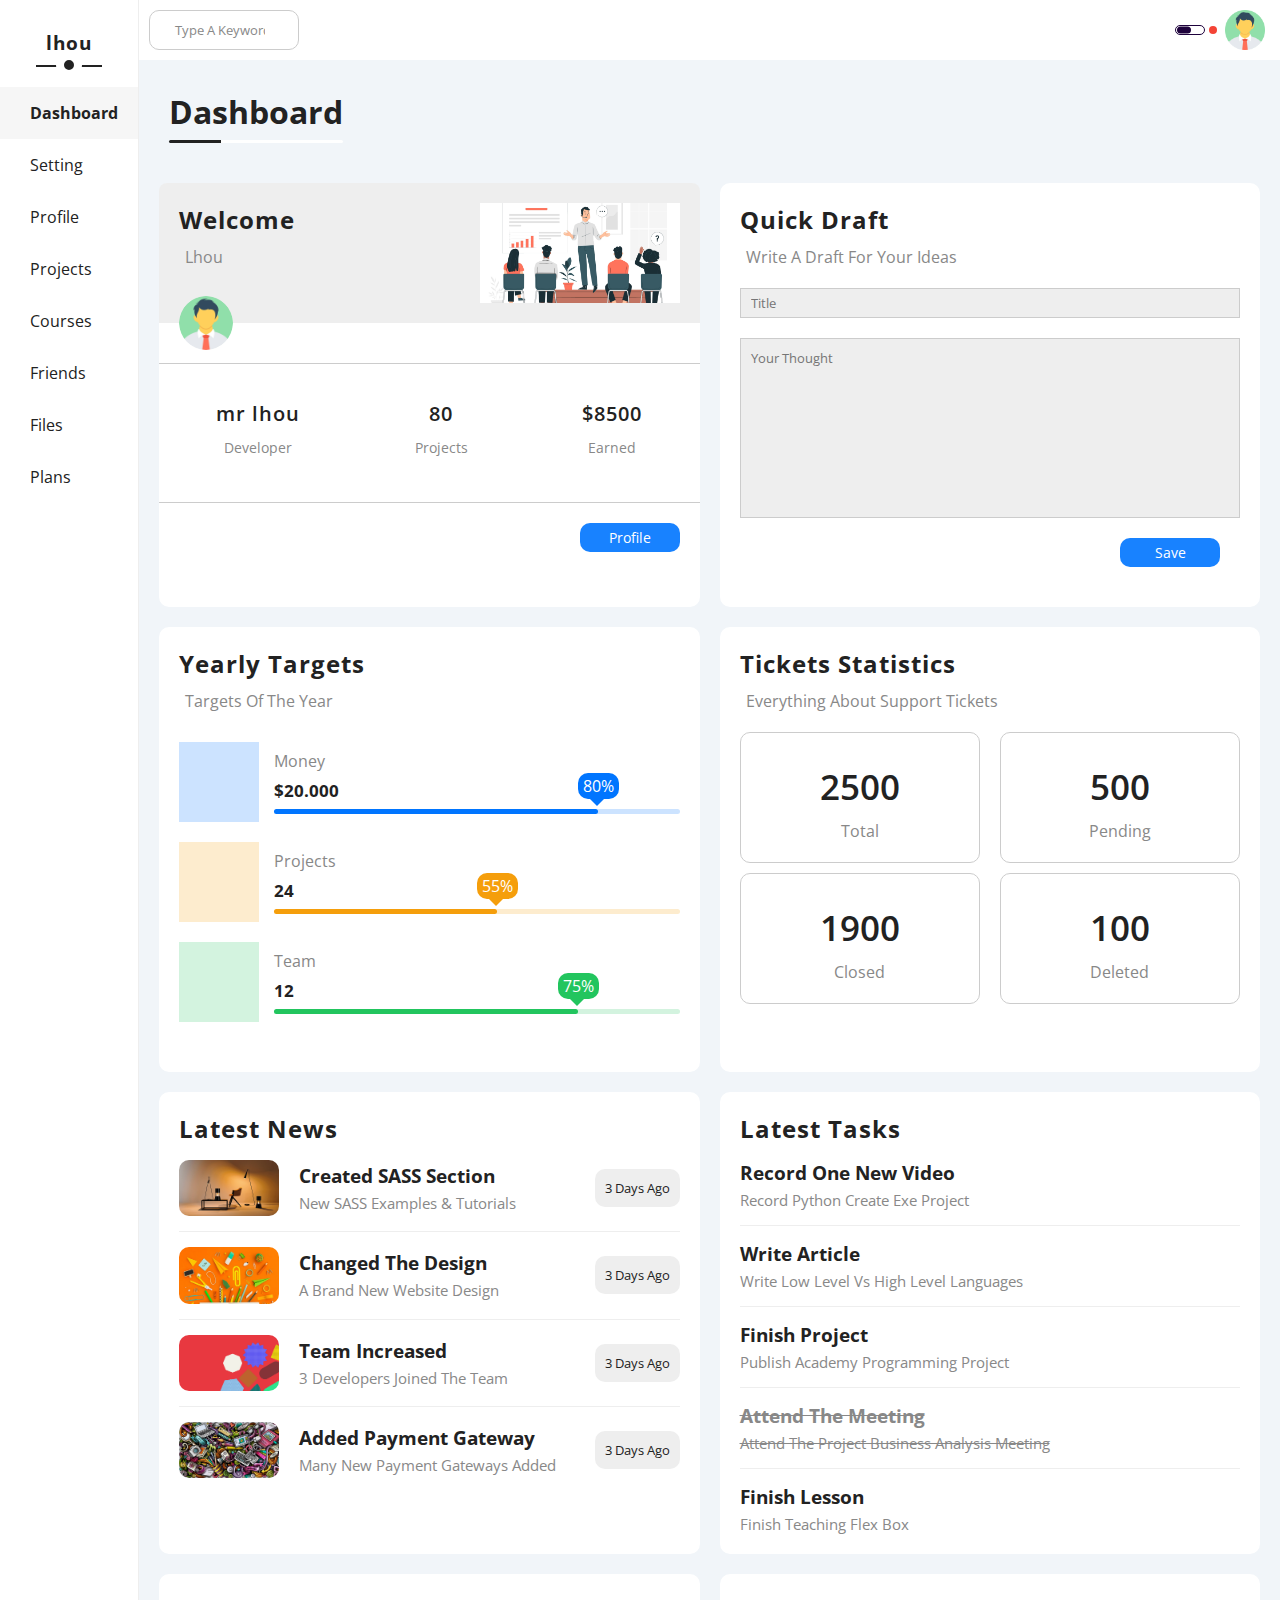
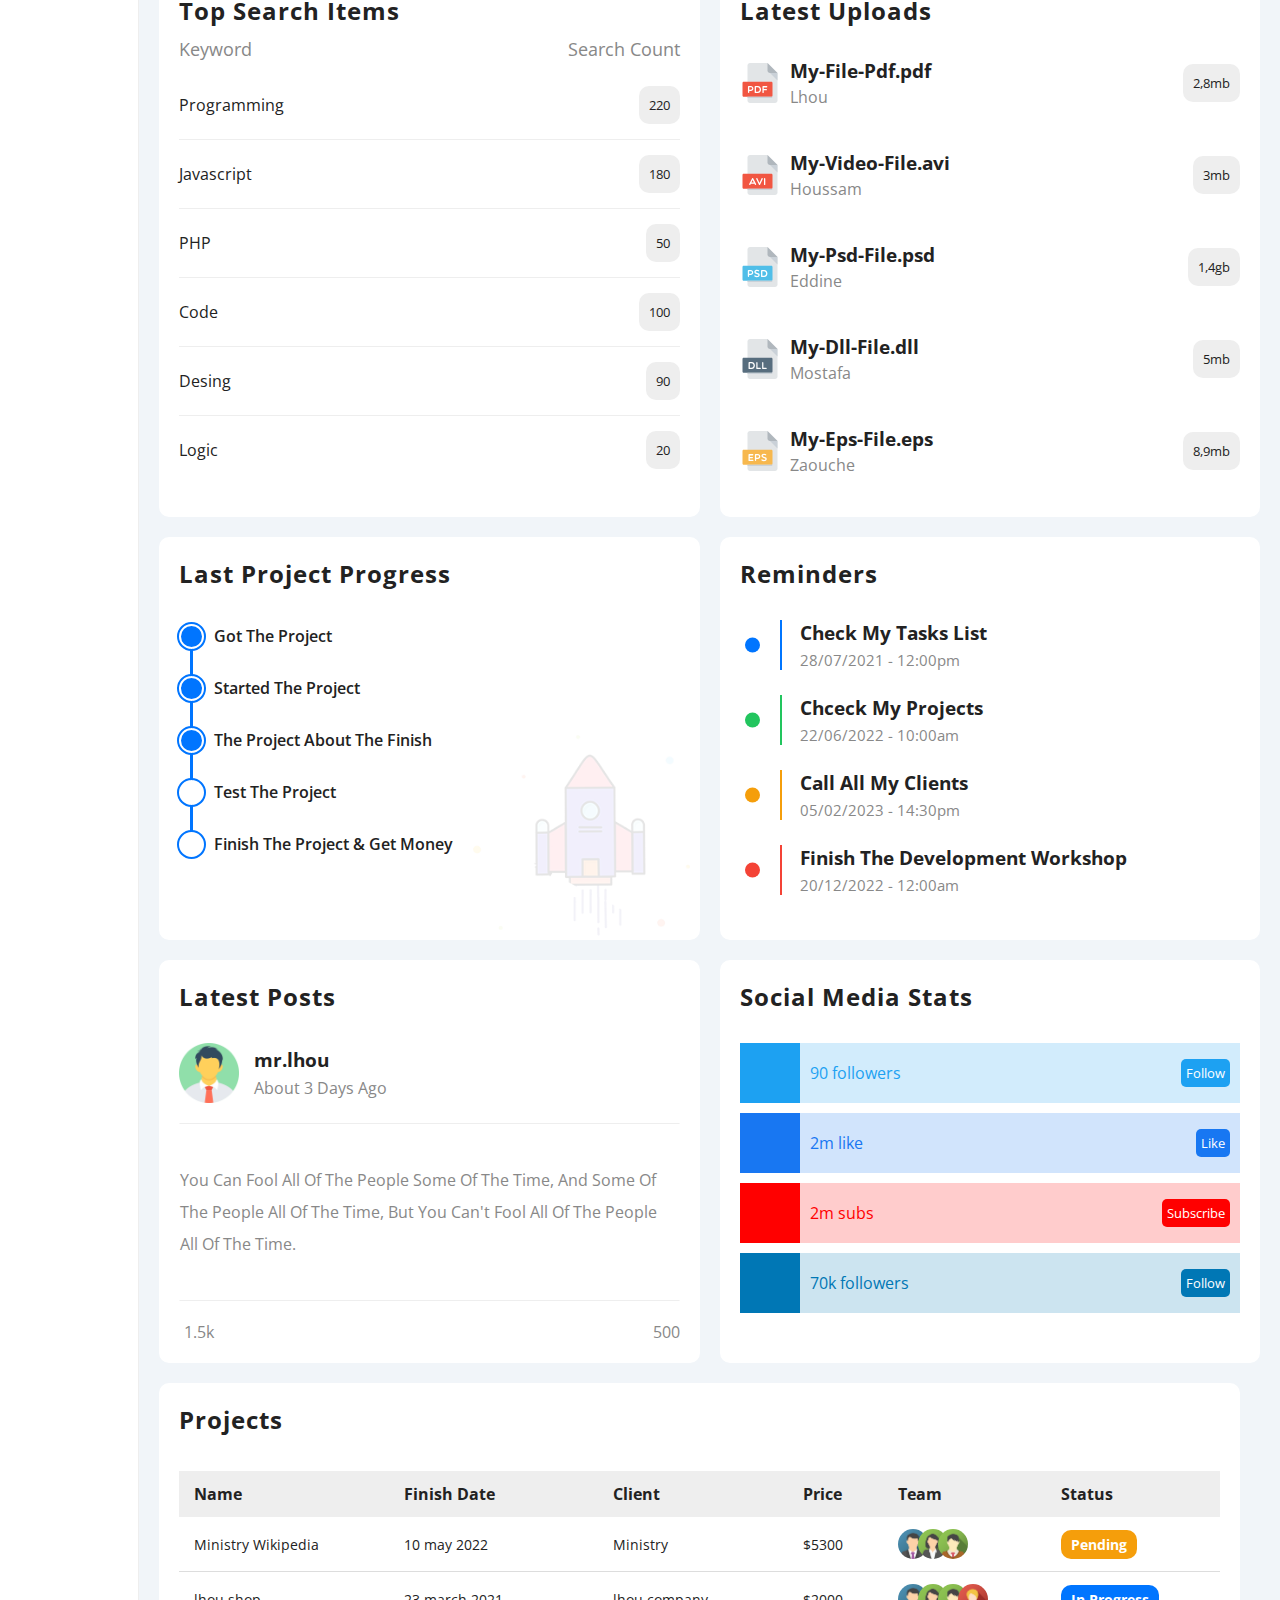
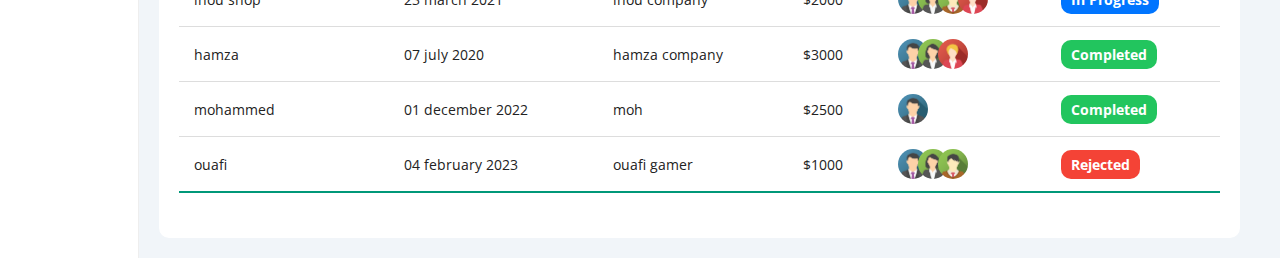
<file: index.html>
<!DOCTYPE html>
<html lang="en">
  <head>
    <meta charset="UTF-8" />
    <meta http-equiv="X-UA-Compatible" content="IE=edge" />
    <meta name="viewport" content="width=device-width, initial-scale=1.0" />
    <title>Dashboard</title>
    <!-- External files -->
    <!-- ===== Css Files -->
    <link rel="stylesheet" href="css/main.css" />
    <link rel="stylesheet" href="css/slideBar.css" />
    <link rel="stylesheet" href="css/ct-header.css" />
    <link rel="stylesheet" href="css/dash.css" />
    <link rel="stylesheet" href="css/framework.css" />
    <!-- ==== Font Awsome Icons -->
    <link
      rel="stylesheet"
      href="https://cdnjs.cloudflare.com/ajax/libs/font-awesome/6.3.0/css/all.min.css"
      integrity="sha512-SzlrxWUlpfuzQ+pcUCosxcglQRNAq/DZjVsC0lE40xsADsfeQoEypE+enwcOiGjk/bSuGGKHEyjSoQ1zVisanQ=="
      crossorigin="anonymous"
      referrerpolicy="no-referrer"
    />
  </head>
  <body>
    <div class="page">
      <span class="up flex ali-center tr-0-4s" id="up"><i class="fa-solid fa-caret-up"></i></span>
      <div class="slideBar tr-0-4s p-t-20 bg-white">
        <h3 class="tr-0-4s">lhou</h3>
        <ul>
          <li>
            <a class="active" href="index.html"
              ><i class="fa-solid fa-chart-line fa-fw"></i>
              <span>dashboard</span></a
            >
          </li>
          <li>
            <a href="setting.html"
              ><i class="fa-solid fa-gear fa-fw"></i><span>setting</span></a
            >
          </li>
          <li>
            <a href="profile.html"
              ><i class="fa-regular fa-user fa-fw"></i><span>profile</span></a
            >
          </li>
          <li>
            <a href="projects.html"
              ><i class="fa-solid fa-diagram-project fa-fw"></i
              ><span>projects</span></a
            >
          </li>
          <li>
            <a href="courses.html"
              ><i class="fa-solid fa-graduation-cap fa-fw"></i
              ><span>courses</span></a
            >
          </li>
          <li>
            <a href="friends.html"
              ><i class="fa-regular fa-circle-user fa-fw"></i
              ><span>friends</span></a
            >
          </li>
          <li>
            <a href="files.html"
              ><i class="fa-regular fa-file fa-fw"></i><span>files</span></a
            >
          </li>
          <li>
            <a href="plans.html"
              ><i class="fa-regular fa-credit-card fa-fw"></i
              ><span>plans</span></a
            >
          </li>
        </ul>
      </div>
      <div class="content">
        <header>
          <div class="search-box">
            <input
              type="search"
              placeholder="type a keyword"
              class="br-rd-10"
            />
            <i class="fa-solid fa-magnifying-glass"></i>
          </div>
          <div class="icons">
            <span class="light-dark p-relative br-rd-10"></span>
            <span class="notification"><i class="fa-regular fa-bell"></i></span>
            <div class="img br-rd-circle">
              <img src="imgs/user.png" alt="user" />
            </div>
          </div>
        </header>
        <h1 class="page-name">Dashboard</h1>
        <div class="content-boxes grid p-20" id="dash-page">
          <div class="welcome bg-white br-rd-10 h-full tr-0-4s">
            <div class="head p-20 flex p-relative j-s-b tr-0-4s">
              <div class="head-info txt-cap">
                <h2 class="m-b-10">welcome</h2>
                <p>lhou</p>
              </div>
              <div class="img none">
                <img
                  src="imgs/metting.jpg"
                  alt="metting"
                  class="w-full h-full"
                />
              </div>
              <img
                class="user p-absolute br-rd-circle"
                src="imgs/user.png"
                alt="user"
              />
            </div>
            <div class="box-body flex ali-center">
              <div class="flex">
                <span>mr lhou</span><span class="cl-gray">Developer</span>
              </div>
              <div class="flex">
                <span>80</span><span class="cl-gray">Projects</span>
              </div>
              <div class="flex">
                <span>$8500</span><span class="cl-gray">Earned</span>
              </div>
            </div>
            <a href="#" class="flex br-rd-10 txt-cap cl-white bg-blue tr-0-4s">
              profile
            </a>
          </div>
          <div class="Quixk-Draft bg-white br-rd-10 h-full p-20 tr-0-4s">
            <div class="head-info txt-cap txt-cap">
              <h2 class="m-b-10">quick draft</h2>
              <p>Write A Draft For Your Ideas</p>
            </div>
            <div class="box-body flex">
              <input type="text" placeholder="Title" />
              <textarea placeholder="Your Thought"></textarea>
            </div>
            <a href="#" class="flex br-rd-10 txt-cap cl-white bg-blue tr-0-4s">
              save
            </a>
          </div>
          <div class="Yearly-Targets bg-white br-rd-10 h-full p-20 tr-0-4s">
            <div class="head-info txt-cap">
              <h2 class="m-b-10">yearly targets</h2>
              <p>Targets Of The Year</p>
            </div>
            <div class="box-body">
              <div class="flex ali-center">
                <span class="icon"
                  ><i class="fa-solid fa-dollar-sign"></i
                ></span>
                <div class="info flex">
                  <span class="title txt-cap cl-gray">money</span>
                  <span class="number">$20.000</span>
                  <span
                    class="progress p-relative br-rd-10 w-full"
                    data-prog="80%"
                    ><span class="brd p-absolute"></span
                  ></span>
                </div>
              </div>
              <div class="flex ali-center">
                <span class="icon"><i class="fa-solid fa-code"></i></span>
                <div class="info flex">
                  <span class="title txt-cap cl-gray">projects</span>
                  <span class="number">24</span>
                  <span
                    class="progress p-relative br-rd-10 w-full"
                    data-prog="55%"
                    ><span class="brd p-absolute"></span
                  ></span>
                </div>
              </div>
              <div class="flex ali-center">
                <span class="icon"><i class="fa-solid fa-user"></i></span>
                <div class="info flex">
                  <span class="title txt-cap cl-gray">team</span>
                  <span class="number">12</span>
                  <span
                    class="progress p-relative br-rd-10 w-full"
                    data-prog="75%"
                    ><span class="brd p-absolute"></span
                  ></span>
                </div>
              </div>
            </div>
          </div>
          <div class="Tickets-Statistics bg-white br-rd-10 h-full p-20 tr-0-4s">
            <div class="head-info txt-cap">
              <h2 class="m-b-10">Tickets Statistics</h2>
              <p>Everything About Support Tickets</p>
            </div>
            <div class="box-body flex ali-center j-s-b">
              <div class="p-20 flex ali-center br-rd-10 txt-cap">
                <i class="fa-regular fa-rectangle-list"></i>
                <span class="number">2500</span>
                <span class="cl-gray title txt-cap">total</span>
              </div>
              <div class="p-20 flex ali-center br-rd-10 txt-cap">
                <i class="fa-solid fa-spinner"></i>
                <span class="number">500</span
                ><span class="cl-gray title txt-cap">pending</span>
              </div>
              <div class="p-20 flex ali-center br-rd-10 txt-cap">
                <i class="fa-regular fa-circle-check"></i>
                <span class="number">1900</span
                ><span class="cl-gray title txt-cap">closed</span>
              </div>
              <div class="p-20 flex ali-center br-rd-10 txt-cap">
                <i class="fa-regular fa-rectangle-xmark"></i>
                <span class="number">100</span
                ><span class="cl-gray title txt-cap">deleted</span>
              </div>
            </div>
          </div>
          <div class="Latest-News bg-white br-rd-10 h-full p-20 tr-0-4s">
            <div class="head-info txt-cap">
              <h2>Latest News</h2>
            </div>
            <div class="box-body">
              <div class="flex ali-center txt-cap j-s-b">
                <img src="imgs/news-01.png" alt="" class="br-rd-10" />
                <div class="info">
                  <h3>created SASS section</h3>
                  <p>New SASS Examples & Tutorials</p>
                </div>
                <span class="br-rd-10">3 days ago</span>
              </div>
              <div class="flex ali-center txt-cap j-s-b">
                <img src="imgs/news-02.png" alt="" class="br-rd-10" />
                <div class="info">
                  <h3>Changed The Design</h3>
                  <p>A Brand New Website Design</p>
                </div>
                <span class="br-rd-10">3 days ago</span>
              </div>
              <div class="flex ali-center txt-cap j-s-b">
                <img src="imgs/news-03.png" alt="" class="br-rd-10" />
                <div class="info">
                  <h3>Team Increased</h3>
                  <p>3 Developers Joined The Team</p>
                </div>
                <span class="br-rd-10">3 days ago</span>
              </div>
              <div class="flex ali-center txt-cap">
                <img src="imgs/news-04.png" alt="" class="br-rd-10" />
                <div class="info">
                  <h3>Added Payment Gateway</h3>
                  <p>Many New Payment Gateways Added</p>
                </div>
                <span class="br-rd-10">3 days ago</span>
              </div>
            </div>
          </div>
          <div class="Latest-Tasks bg-white br-rd-10 h-full p-20 tr-0-4s">
            <div class="head-info txt-cap">
              <h2>Latest Tasks</h2>
            </div>
            <div class="box-body">
              <div class="flex j-s-b">
                <div class="info">
                  <h3>Record One New Video</h3>
                  <p>Record Python Create Exe Project</p>
                </div>
                <i class="fa-regular fa-trash-can tr-0-4s"></i>
              </div>
              <div class="flex ali-center txt-cap j-s-b">
                <div class="info">
                  <h3>Write Article</h3>
                  <p>Write Low Level vs High Level Languages</p>
                </div>
                <i class="fa-regular fa-trash-can tr-0-4s"></i>
              </div>
              <div class="flex ali-center txt-cap j-s-b">
                <div class="info">
                  <h3>Finish Project</h3>
                  <p>Publish Academy Programming Project</p>
                </div>
                <i class="fa-regular fa-trash-can tr-0-4s"></i>
              </div>
              <div class="flex ali-center txt-cap j-s-b">
                <div class="info cl-gray">
                  <h3 class="cl-gray">Attend The Meeting</h3>
                  <p>Attend The Project Business Analysis Meeting</p>
                </div>
                <i class="fa-regular fa-trash-can tr-0-4s"></i>
              </div>
              <div class="flex ali-center txt-cap j-s-b">
                <div class="info">
                  <h3>Finish Lesson</h3>
                  <p>Finish Teaching Flex Box</p>
                </div>
                <i class="fa-regular fa-trash-can tr-0-4s"></i>
              </div>
            </div>
          </div>
          <div class="Top-Search-Items bg-white br-rd-10 h-full p-20 tr-0-4s">
            <div class="head-info txt-cap">
              <h2 class="m-b-10">Top Search Items</h2>
              <div class="flex ali-center m-b-10 j-s-b cl-gray">
                <span>keyword</span>
                <span class="br-rd-10">search count</span>
              </div>
            </div>
            <div class="box-body">
              <div class="flex ali-center txt-cap j-s-b">
                <span>programming</span><span class="br-rd-10">220</span>
              </div>
              <div class="flex ali-center txt-cap j-s-b">
                <span>javascript</span><span class="br-rd-10">180</span>
              </div>
              <div class="flex ali-center txt-cap j-s-b">
                <span>pHP</span><span class="br-rd-10">50</span>
              </div>
              <div class="flex ali-center txt-cap j-s-b">
                <span>code</span><span class="br-rd-10">100</span>
              </div>
              <div class="flex ali-center txt-cap j-s-b">
                <span>desing</span><span class="br-rd-10">90</span>
              </div>
              <div class="flex ali-center txt-cap j-s-b">
                <span>logic</span><span class="br-rd-10">20</span>
              </div>
            </div>
          </div>
          <div class="Latest-Uploads bg-white br-rd-10 h-full p-20 tr-0-4s">
            <div class="head-info txt-cap">
              <h2 class="m-b-10">Latest Uploads</h2>
            </div>
            <div class="box-body">
              <div class="flex ali-center">
                <img src="imgs/pdf.svg" alt="" />
                <div class="info txt-cap">
                  <h3>my-file-pdf<span>.pdf</span></h3>
                  <p>lhou</p>
                </div>
                <span class="br-rd-10">2,8mb</span>
              </div>
              <div class="flex ali-center">
                <img src="imgs/avi.svg" alt="" />
                <div class="info txt-cap">
                  <h3>my-video-file<span>.avi</span></h3>
                  <p>houssam</p>
                </div>
                <span class="br-rd-10">3mb</span>
              </div>
              <div class="flex ali-center">
                <img src="imgs/psd.svg" alt="" />
                <div class="info txt-cap">
                  <h3>my-psd-file<span>.psd</span></h3>
                  <p>eddine</p>
                </div>
                <span class="br-rd-10">1,4gb</span>
              </div>
              <div class="flex ali-center">
                <img src="imgs/dll.svg" alt="" />
                <div class="info txt-cap">
                  <h3>my-dll-file<span>.dll</span></h3>
                  <p>mostafa</p>
                </div>
                <span class="br-rd-10">5mb</span>
              </div>
              <div class="flex ali-center">
                <img src="imgs/eps.svg" alt="" />
                <div class="info txt-cap">
                  <h3>my-eps-file<span>.eps</span></h3>
                  <p>zaouche</p>
                </div>
                <span class="br-rd-10">8,9mb</span>
              </div>
            </div>
          </div>
          <div
            class="Last-Project-Progress bg-white br-rd-10 h-full p-20 p-relative tr-0-4s"
          >
            <div class="head-info txt-cap">
              <h2 class="m-b-10">Last Project Progress</h2>
            </div>
            <ul class="box-body p-relative">
              <li class="work-done flex ali-center txt-cap">
                <span class="bg-white br-rd-circle bg-blue"></span>got the
                project
              </li>
              <li class="work-done flex ali-center txt-cap">
                <span class="bg-white br-rd-circle bg-blue"></span>started the
                project
              </li>
              <li class="work-done flex ali-center txt-cap">
                <span class="bg-white br-rd-circle bg-blue"></span>the project
                about the finish
              </li>
              <li class="keeping flex ali-center txt-cap">
                <span class="bg-white br-rd-circle"></span>test the project
              </li>
              <li class="flex ali-center txt-cap">
                <span class="bg-white br-rd-circle"></span>finish the project &
                get money
              </li>
            </ul>
            <img src="imgs/project.png" alt="" class="p-absolute" />
          </div>
          <div class="Reminders bg-white br-rd-10 h-full p-20 tr-0-4s">
            <div class="head-info txt-cap">
              <h2 class="m-b-10">Reminders</h2>
            </div>
            <ul class="box-body p-t-20">
              <li class="p-relative txt-cap">
                <h3>check my tasks list</h3>
                <p>28/07/2021 - 12:00pm</p>
              </li>
              <li class="p-relative txt-cap">
                <h3>chceck my projects</h3>
                <p>22/06/2022 - 10:00am</p>
              </li>
              <li class="p-relative txt-cap">
                <h3>call all my clients</h3>
                <p>05/02/2023 - 14:30pm</p>
              </li>
              <li class="p-relative txt-cap">
                <h3>Finish The Development Workshop</h3>
                <p>20/12/2022 - 12:00am</p>
              </li>
            </ul>
          </div>
          <div class="latest-posts bg-white br-rd-10 h-full p-20 tr-0-4s">
            <div class="head-info txt-cap">
              <h2 class="m-b-10">latest posts</h2>
            </div>
            <div class="box-body">
              <div class="user-info flex ali-center p-t-20">
                <img src="imgs/user.png" alt="" />
                <div>
                  <h3>mr.lhou</h3>
                  <p class="txt-cap cl-gray">about 3 days ago</p>
                </div>
              </div>
              <p class="user-desc txt-cap">
                You Can Fool All Of The People Some Of The Time, And Some Of The
                People All Of The Time, But You Can't Fool All Of The People All
                Of The Time.
              </p>
              <div class="reacts flex j-s-b cl-gray">
                <span><i class="fa-regular fa-heart"></i>1.5k</span
                ><span><i class="fa-regular fa-comments"></i>500</span>
              </div>
            </div>
          </div>
          <div class="Social-Media-Stats bg-white br-rd-10 h-full p-20 tr-0-4s">
            <div class="head-info txt-cap">
              <h2 class="m-b-10">Social Media Stats</h2>
            </div>
            <ul class="box-body p-t-20">
              <li class="twitter flex ali-center">
                <i class="fa-brands fa-twitter cl-white tr-0-4s"></i>
                <span>90 followers</span>
                <a href="#" class="txt-cap cl-white">follow</a>
              </li>
              <li class="facebook flex ali-center">
                <i class="fa-brands fa-facebook-f cl-white tr-0-4s"></i>
                <span>2m like</span>
                <a href="#" class="txt-cap cl-white">like</a>
              </li>
              <li class="youtube flex ali-center">
                <i class="fa-brands fa-youtube cl-white tr-0-4s"></i>
                <span>2m subs</span>
                <a href="#" class="txt-cap cl-white">subscribe</a>
              </li>
              <li class="linkedin flex ali-center">
                <i class="fa-brands fa-linkedin cl-white tr-0-4s"></i>
                <span>70k followers</span>
                <a href="#" class="txt-cap cl-white">follow</a>
              </li>
            </ul>
          </div>
          <div class="projects bg-white br-rd-10 h-full p-20 tr-0-4s">
            <div class="head-info txt-cap">
              <h2 class="m-b-10">projects</h2>
            </div>
            <div class="box-body">
              <table class="content-table">
                <thead>
                  <tr class="txt-cap tr-0-4s">
                    <th>name</th>
                  </tr>
                  <tr class="txt-cap tr-0-4s">
                    <th>finish date</th>
                  </tr>
                  <tr class="txt-cap tr-0-4s">
                    <th>client</th>
                  </tr>
                  <tr class="txt-cap tr-0-4s">
                    <th>price</th>
                  </tr>
                  <tr class="txt-cap tr-0-4s">
                    <th>team</th>
                  </tr>
                  <tr class="txt-cap tr-0-4s">
                    <th>status</th>
                  </tr>
                </thead>
                <tbody>
                  <tr class="tr-0-4s">
                    <td>Ministry Wikipedia</td>
                    <td>10 may 2022</td>
                    <td>Ministry</td>
                    <td>$5300</td>
                    <td class="imgs flex ali-center">
                      <img src="imgs/team-01.png" alt="" class="br-rd-circle" />
                      <img src="imgs/team-02.png" alt="" class="br-rd-circle" />
                      <img src="imgs/team-03.png" alt="" class="br-rd-circle" />
                    </td>
                    <td class="pending">
                      <span class="br-rd-10 txt-cap cl-white">pending</span>
                    </td>
                  </tr>
                  <tr class="tr-0-4s">
                    <td>lhou shop</td>
                    <td>23 march 2021</td>
                    <td>lhou company</td>
                    <td>$2000</td>
                    <td class="imgs flex ali-center">
                      <img src="imgs/team-01.png" alt="" class="br-rd-circle" />
                      <img src="imgs/team-02.png" alt="" class="br-rd-circle" />
                      <img src="imgs/team-03.png" alt="" class="br-rd-circle" />
                      <img src="imgs/team-04.png" alt="" class="br-rd-circle" />
                    </td>
                    <td class="in-progress">
                      <span class="br-rd-10 txt-cap cl-white bg-blue"
                        >in progress</span
                      >
                    </td>
                  </tr>
                  <tr class="tr-0-4s">
                    <td>hamza</td>
                    <td>07 july 2020</td>
                    <td>hamza company</td>
                    <td>$3000</td>
                    <td class="imgs flex ali-center">
                      <img src="imgs/team-01.png" alt="" class="br-rd-circle" />
                      <img src="imgs/team-02.png" alt="" class="br-rd-circle" />
                      <img src="imgs/team-04.png" alt="" class="br-rd-circle" />
                    </td>
                    <td class="comp">
                      <span class="br-rd-10 txt-cap cl-white">completed</span>
                    </td>
                  </tr>
                  <tr class="tr-0-4s">
                    <td>mohammed</td>
                    <td>01 december 2022</td>
                    <td>moh</td>
                    <td>$2500</td>
                    <td class="imgs flex ali-center">
                      <img src="imgs/team-01.png" alt="" class="br-rd-circle" />
                    </td>
                    <td class="comp">
                      <span class="br-rd-10 txt-cap cl-white">completed</span>
                    </td>
                  </tr>
                  <tr class="tr-0-4s">
                    <td>ouafi</td>
                    <td>04 february 2023</td>
                    <td>ouafi gamer</td>
                    <td>$1000</td>
                    <td class="imgs flex ali-center">
                      <img src="imgs/team-01.png" alt="" class="br-rd-circle" />
                      <img src="imgs/team-02.png" alt="" class="br-rd-circle" />
                      <img src="imgs/team-03.png" alt="" class="br-rd-circle" />
                    </td>
                    <td class="rej">
                      <span class="br-rd-10 txt-cap cl-white">rejected</span>
                    </td>
                  </tr>
                </tbody>
              </table>
            </div>
          </div>
        </div>
      </div>
    </div>

    <!-- File External -->
    <script src="js/main.js"></script>
  </body>
</html>
</file>
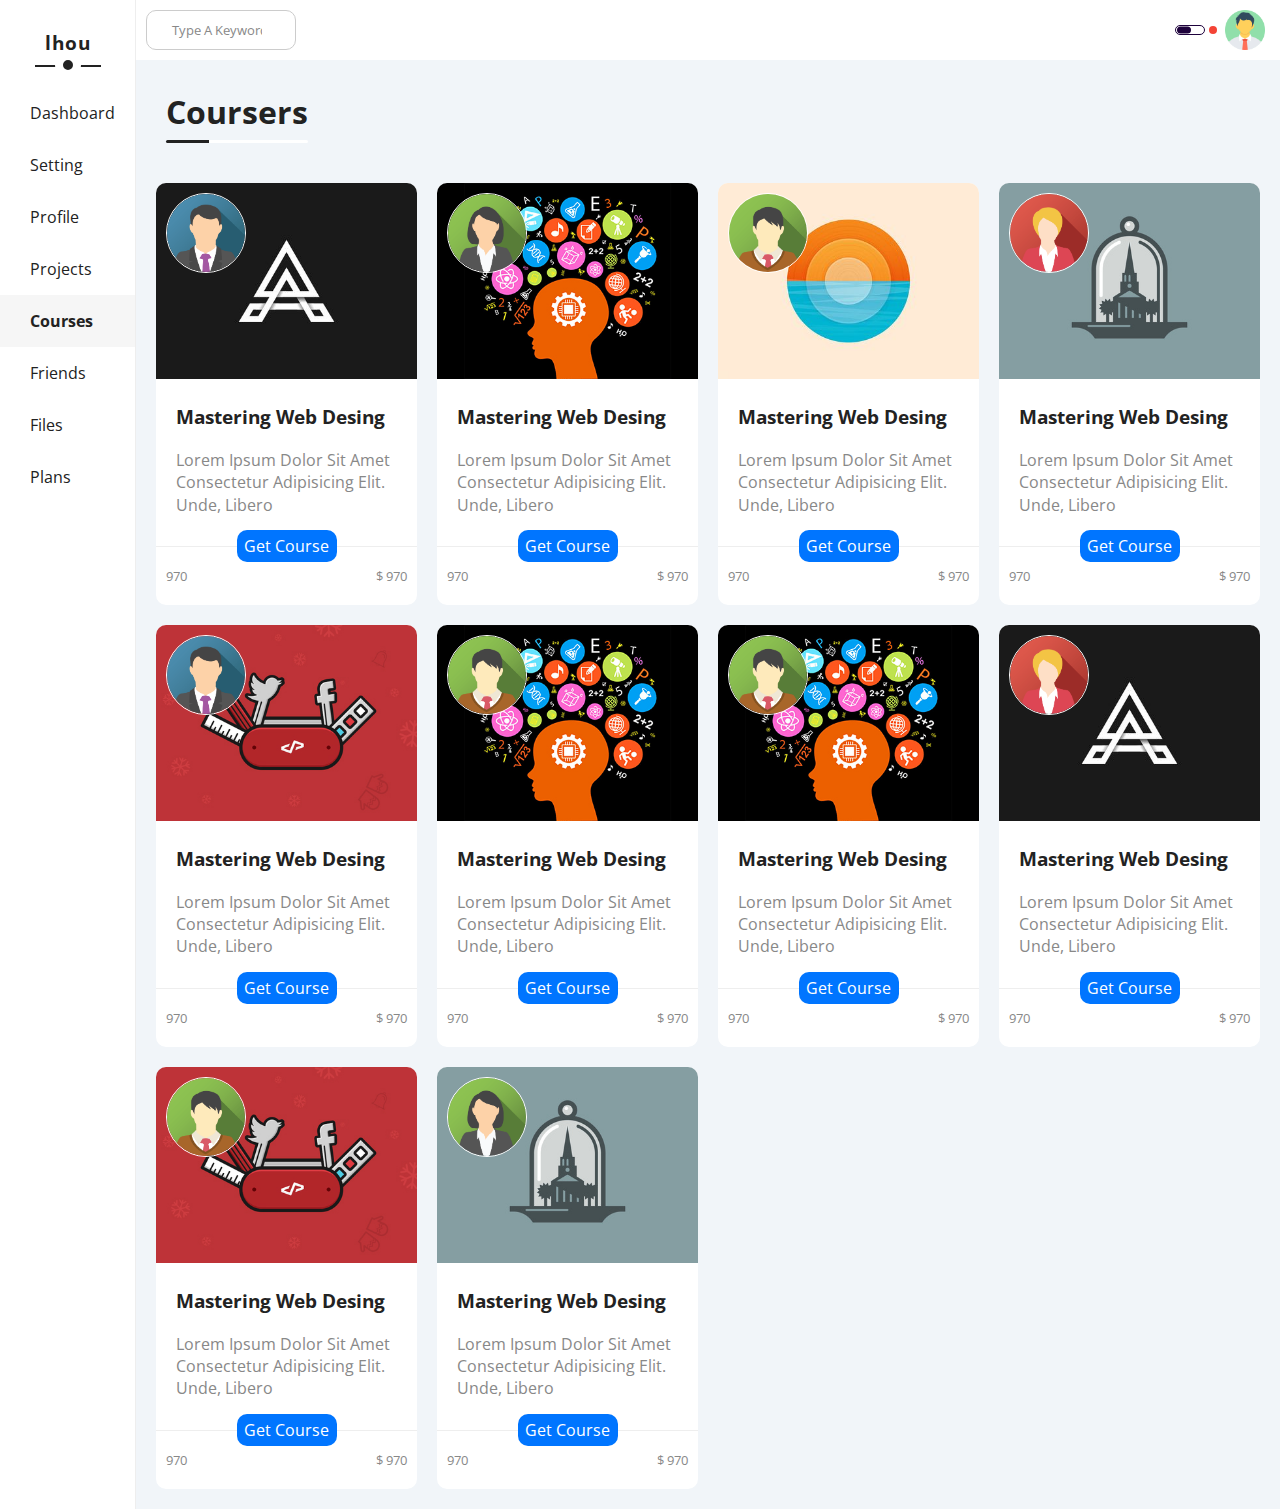
<file: courses.html>
<!DOCTYPE html>
<html lang="en">
  <head>
    <meta charset="UTF-8" />
    <meta http-equiv="X-UA-Compatible" content="IE=edge" />
    <meta name="viewport" content="width=device-width, initial-scale=1.0" />
    <title>Courses</title>
    <!-- External files -->
    <!-- ===== Css Files -->
    <link rel="stylesheet" href="css/main.css" />
    <link rel="stylesheet" href="css/ct-header.css" />
    <link rel="stylesheet" href="css/slideBar.css" />
    <link rel="stylesheet" href="css/framework.css" />
    <link rel="stylesheet" href="css/courses.css" />
    <!-- ==== Font Awsome Icons -->
    <link
      rel="stylesheet"
      href="https://cdnjs.cloudflare.com/ajax/libs/font-awesome/6.3.0/css/all.min.css"
      integrity="sha512-SzlrxWUlpfuzQ+pcUCosxcglQRNAq/DZjVsC0lE40xsADsfeQoEypE+enwcOiGjk/bSuGGKHEyjSoQ1zVisanQ=="
      crossorigin="anonymous"
      referrerpolicy="no-referrer"
    />
  </head>
  <body>
    <div class="page">
            <span class="up flex ali-center tr-0-4s" id="up"><i class="fa-solid fa-caret-up"></i></span>
      <div class="slideBar tr-0-4s p-t-20 bg-white">
        <h3 class="tr-0-4s">lhou</h3>
        <ul>
          <li class="tr-0-4s">
            <a href="index.html" class="tr-0-4s"
              ><i class="fa-solid fa-chart-line fa-fw"></i>
              <span>dashboard</span></a
            >
          </li>
          <li class="tr-0-4s">
            <a href="setting.html" class="tr-0-4s"
              ><i class="fa-solid fa-gear fa-fw"></i><span>setting</span></a
            >
          </li>
          <li class="tr-0-4s">
            <a href="profile.html" class="tr-0-4s"
              ><i class="fa-regular fa-user fa-fw"></i><span>profile</span></a
            >
          </li>
          <li class="tr-0-4s">
            <a href="projects.html" class="tr-0-4s"
              ><i class="fa-solid fa-diagram-project fa-fw"></i
              ><span>projects</span></a
            >
          </li>
          <li class="tr-0-4s">
            <a class="active tr-0-4s" href="courses.html"
              ><i class="fa-solid fa-graduation-cap fa-fw"></i
              ><span>courses</span></a
            >
          </li>
          <li class="tr-0-4s">
            <a href="friends.html" class="tr-0-4s"
              ><i class="fa-regular fa-circle-user fa-fw"></i
              ><span>friends</span></a
            >
          </li>
          <li class="tr-0-4s">
            <a href="files.html" class="tr-0-4s"
              ><i class="fa-regular fa-file fa-fw"></i><span>files</span></a
            >
          </li>
          <li class="tr-0-4s">
            <a href="plans.html" class="tr-0-4s"
              ><i class="fa-regular fa-credit-card fa-fw"></i
              ><span>plans</span></a
            >
          </li>
        </ul>
      </div>
      <div class="content">
        <header>
          <div class="search-box">
            <input
              type="search"
              placeholder="type a keyword"
              class="br-rd-10"
            />
            <i class="fa-solid fa-magnifying-glass"></i>
          </div>
          <div class="icons">
            <span class="light-dark p-relative br-rd-10"></span>
            <span class="notification"><i class="fa-regular fa-bell"></i></span>
            <div class="img br-rd-circle">
              <img src="imgs/user.png" alt="user" />
            </div>
          </div>
        </header>
        <h1 class="page-name">Coursers</h1>
        <div class="content-courses grid p-20">
          <div class="box p-relative bg-white br-rd-10 tr-0-4s">
            <div class="user p-absolute br-rd-circle">
              <img src="imgs/team-01.png" alt="" class="br-rd-circle" />
            </div>
            <img src="imgs/course-01.jpg" alt="" />
            <div class="desc txt-cap p-20 p-relative">
              <h3 class="m-b-10">mastering web desing</h3>
              <p>
                Lorem ipsum dolor sit amet consectetur adipisicing elit. Unde,
                libero
              </p>
              <a href="#" class="p-absolute block br-rd-10 cl-white bg-blue"
                >get course</a
              >
            </div>
            <div class="icons cl-gray flex ali-center j-s-b">
              <span><i class="fa-regular fa-user"></i> 970</span>
              <span>$ 970</span>
            </div>
          </div>
          <div class="box p-relative bg-white br-rd-10 tr-0-4s">
            <div class="user p-absolute br-rd-circle">
              <img src="imgs/team-02.png" alt="" class="br-rd-circle" />
            </div>
            <img src="imgs/course-02.jpg" alt="" />
            <div class="desc txt-cap p-20 p-relative">
              <h3 class="m-b-10">mastering web desing</h3>
              <p>
                Lorem ipsum dolor sit amet consectetur adipisicing elit. Unde,
                libero
              </p>
              <a href="#" class="p-absolute block br-rd-10 cl-white bg-blue"
                >get course</a
              >
            </div>
            <div class="icons cl-gray flex ali-center j-s-b">
              <span><i class="fa-regular fa-user"></i> 970</span>
              <span>$ 970</span>
            </div>
          </div>
          <div class="box p-relative bg-white br-rd-10 tr-0-4s">
            <div class="user p-absolute br-rd-circle">
              <img src="imgs/team-03.png" alt="" class="br-rd-circle" />
            </div>
            <img src="imgs/course-03.jpg" alt="" />
            <div class="desc txt-cap p-20 p-relative">
              <h3 class="m-b-10">mastering web desing</h3>
              <p>
                Lorem ipsum dolor sit amet consectetur adipisicing elit. Unde,
                libero
              </p>
              <a href="#" class="p-absolute block br-rd-10 cl-white bg-blue"
                >get course</a
              >
            </div>
            <div class="icons cl-gray flex ali-center j-s-b">
              <span><i class="fa-regular fa-user"></i> 970</span>
              <span>$ 970</span>
            </div>
          </div>
          <div class="box p-relative bg-white br-rd-10 tr-0-4s">
            <div class="user p-absolute br-rd-circle">
              <img src="imgs/team-04.png" alt="" class="br-rd-circle" />
            </div>
            <img src="imgs/course-04.jpg" alt="" />
            <div class="desc txt-cap p-20 p-relative">
              <h3 class="m-b-10">mastering web desing</h3>
              <p>
                Lorem ipsum dolor sit amet consectetur adipisicing elit. Unde,
                libero
              </p>
              <a href="#" class="p-absolute block br-rd-10 cl-white bg-blue"
                >get course</a
              >
            </div>
            <div class="icons cl-gray flex ali-center j-s-b">
              <span><i class="fa-regular fa-user"></i> 970</span>
              <span>$ 970</span>
            </div>
          </div>
          <div class="box p-relative bg-white br-rd-10 tr-0-4s">
            <div class="user p-absolute br-rd-circle">
              <img src="imgs/team-01.png" alt="" class="br-rd-circle" />
            </div>
            <img src="imgs/course-05.jpg" alt="" />
            <div class="desc txt-cap p-20 p-relative">
              <h3 class="m-b-10">mastering web desing</h3>
              <p>
                Lorem ipsum dolor sit amet consectetur adipisicing elit. Unde,
                libero
              </p>
              <a href="#" class="p-absolute block br-rd-10 cl-white bg-blue"
                >get course</a
              >
            </div>
            <div class="icons cl-gray flex ali-center j-s-b">
              <span><i class="fa-regular fa-user"></i> 970</span>
              <span>$ 970</span>
            </div>
          </div>
          <div class="box p-relative bg-white br-rd-10 tr-0-4s">
            <div class="user p-absolute br-rd-circle">
              <img src="imgs/team-03.png" alt="" class="br-rd-circle" />
            </div>
            <img src="imgs/course-02.jpg" alt="" />
            <div class="desc txt-cap p-20 p-relative">
              <h3 class="m-b-10">mastering web desing</h3>
              <p>
                Lorem ipsum dolor sit amet consectetur adipisicing elit. Unde,
                libero
              </p>
              <a href="#" class="p-absolute block br-rd-10 cl-white bg-blue"
                >get course</a
              >
            </div>
            <div class="icons cl-gray flex ali-center j-s-b">
              <span><i class="fa-regular fa-user"></i> 970</span>
              <span>$ 970</span>
            </div>
          </div>
          <div class="box p-relative bg-white br-rd-10 tr-0-4s">
            <div class="user p-absolute br-rd-circle">
              <img src="imgs/team-03.png" alt="" class="br-rd-circle" />
            </div>
            <img src="imgs/course-02.jpg" alt="" />
            <div class="desc txt-cap p-20 p-relative">
              <h3 class="m-b-10">mastering web desing</h3>
              <p>
                Lorem ipsum dolor sit amet consectetur adipisicing elit. Unde,
                libero
              </p>
              <a href="#" class="p-absolute block br-rd-10 cl-white bg-blue"
                >get course</a
              >
            </div>
            <div class="icons cl-gray flex ali-center j-s-b">
              <span><i class="fa-regular fa-user"></i> 970</span>
              <span>$ 970</span>
            </div>
          </div>
          <div class="box p-relative bg-white br-rd-10 tr-0-4s">
            <div class="user p-absolute br-rd-circle">
              <img src="imgs/team-04.png" alt="" class="br-rd-circle" />
            </div>
            <img src="imgs/course-01.jpg" alt="" />
            <div class="desc txt-cap p-20 p-relative">
              <h3 class="m-b-10">mastering web desing</h3>
              <p>
                Lorem ipsum dolor sit amet consectetur adipisicing elit. Unde,
                libero
              </p>
              <a href="#" class="p-absolute block br-rd-10 cl-white bg-blue"
                >get course</a
              >
            </div>
            <div class="icons cl-gray flex ali-center j-s-b">
              <span><i class="fa-regular fa-user"></i> 970</span>
              <span>$ 970</span>
            </div>
          </div>
          <div class="box p-relative bg-white br-rd-10 tr-0-4s">
            <div class="user p-absolute br-rd-circle">
              <img src="imgs/team-03.png" alt="" class="br-rd-circle" />
            </div>
            <img src="imgs/course-05.jpg" alt="" />
            <div class="desc txt-cap p-20 p-relative">
              <h3 class="m-b-10">mastering web desing</h3>
              <p>
                Lorem ipsum dolor sit amet consectetur adipisicing elit. Unde,
                libero
              </p>
              <a href="#" class="p-absolute block br-rd-10 cl-white bg-blue"
                >get course</a
              >
            </div>
            <div class="icons cl-gray flex ali-center j-s-b">
              <span><i class="fa-regular fa-user"></i> 970</span>
              <span>$ 970</span>
            </div>
          </div>
          <div class="box p-relative bg-white br-rd-10 tr-0-4s">
            <div class="user p-absolute br-rd-circle">
              <img src="imgs/team-02.png" alt="" class="br-rd-circle" />
            </div>
            <img src="imgs/course-04.jpg" alt="" />
            <div class="desc txt-cap p-20 p-relative">
              <h3 class="m-b-10">mastering web desing</h3>
              <p>
                Lorem ipsum dolor sit amet consectetur adipisicing elit. Unde,
                libero
              </p>
              <a href="#" class="p-absolute block br-rd-10 cl-white bg-blue"
                >get course</a
              >
            </div>
            <div class="icons cl-gray flex ali-center j-s-b">
              <span><i class="fa-regular fa-user"></i> 970</span>
              <span>$ 970</span>
            </div>
          </div>
        </div>
      </div>
    </div>

    <!-- File External -->
    <script src="js/main.js"></script>
  </body>
</html>
</file>
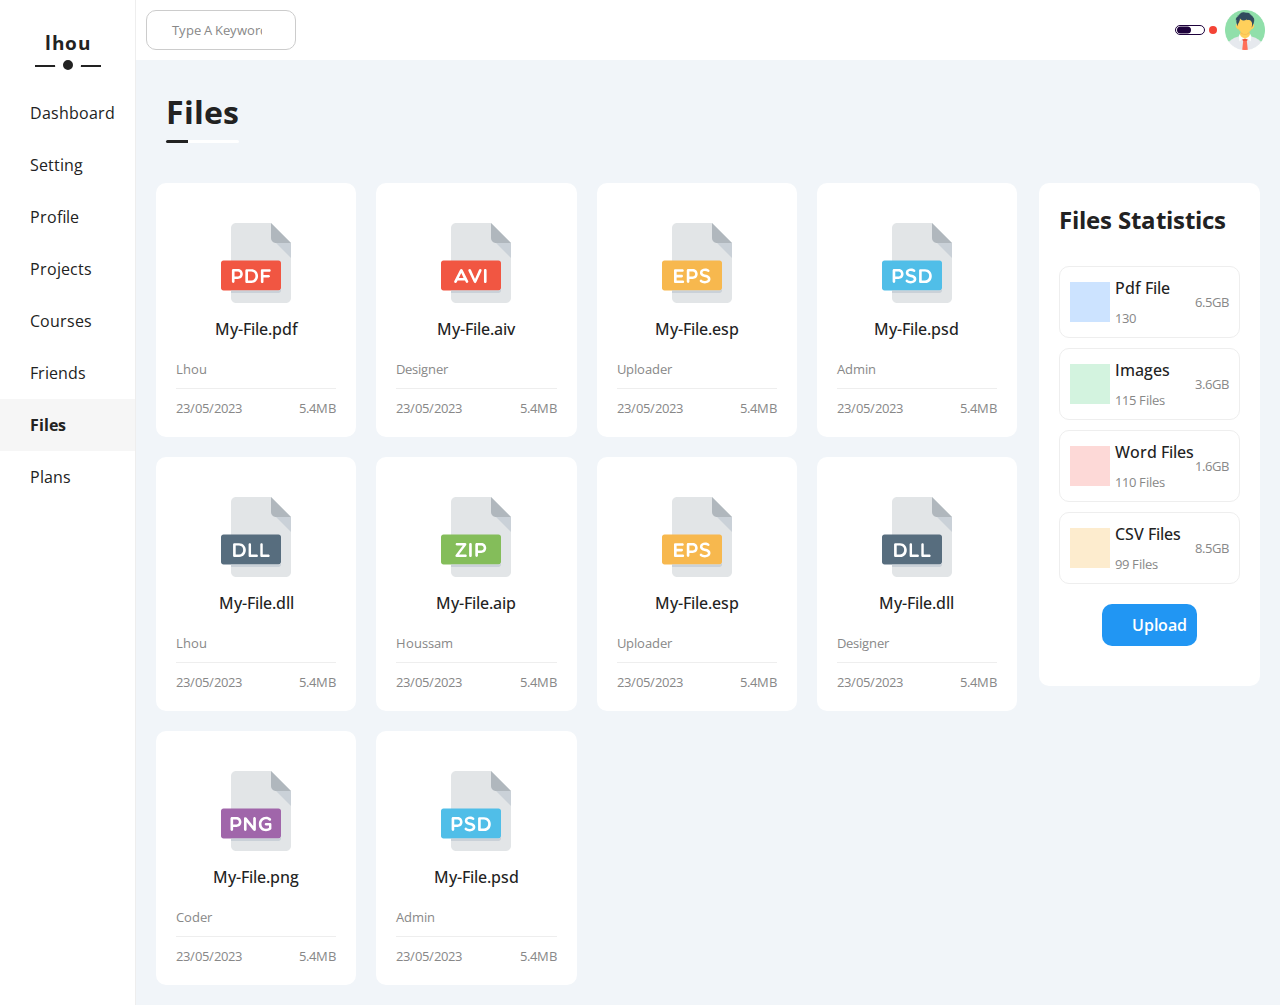
<file: files.html>
<!DOCTYPE html>
<html lang="en">
  <head>
    <meta charset="UTF-8" />
    <meta http-equiv="X-UA-Compatible" content="IE=edge" />
    <meta name="viewport" content="width=device-width, initial-scale=1.0" />
    <title>Files</title>
    <!-- External files -->
    <!-- ===== Css Files -->
    <link rel="stylesheet" href="css/main.css" />
    <link rel="stylesheet" href="css/slideBar.css" />
    <link rel="stylesheet" href="css/ct-header.css" />
    <link rel="stylesheet" href="css/framework.css" />
    <link rel="stylesheet" href="css/files.css" />
    <!-- ==== Font Awsome Icons -->
    <link
      rel="stylesheet"
      href="https://cdnjs.cloudflare.com/ajax/libs/font-awesome/6.3.0/css/all.min.css"
      integrity="sha512-SzlrxWUlpfuzQ+pcUCosxcglQRNAq/DZjVsC0lE40xsADsfeQoEypE+enwcOiGjk/bSuGGKHEyjSoQ1zVisanQ=="
      crossorigin="anonymous"
      referrerpolicy="no-referrer"
    />
  </head>
  <body>
    <div class="page">
      <span class="up flex ali-center tr-0-4s" id="up"
        ><i class="fa-solid fa-caret-up"></i
      ></span>
      <div class="slideBar tr-0-4s p-t-20 bg-white">
        <h3 class="tr-0-4s">lhou</h3>
        <ul>
          <li>
            <a href="index.html"
              ><i class="fa-solid fa-chart-line fa-fw"></i>
              <span>dashboard</span></a
            >
          </li>
          <li>
            <a href="setting.html"
              ><i class="fa-solid fa-gear fa-fw"></i><span>setting</span></a
            >
          </li>
          <li>
            <a href="profile.html"
              ><i class="fa-regular fa-user fa-fw"></i><span>profile</span></a
            >
          </li>
          <li>
            <a href="projects.html"
              ><i class="fa-solid fa-diagram-project fa-fw"></i
              ><span>projects</span></a
            >
          </li>
          <li>
            <a href="courses.html"
              ><i class="fa-solid fa-graduation-cap fa-fw"></i
              ><span>courses</span></a
            >
          </li>
          <li>
            <a href="friends.html"
              ><i class="fa-regular fa-circle-user fa-fw"></i
              ><span>friends</span></a
            >
          </li>
          <li>
            <a class="active" href="files.html"
              ><i class="fa-regular fa-file fa-fw"></i><span>files</span></a
            >
          </li>
          <li>
            <a href="plans.html"
              ><i class="fa-regular fa-credit-card fa-fw"></i
              ><span>plans</span></a
            >
          </li>
        </ul>
      </div>
      <div class="content">
        <header>
          <div class="search-box">
            <input
              type="search"
              placeholder="type a keyword"
              class="br-rd-10"
            />
            <i class="fa-solid fa-magnifying-glass"></i>
          </div>
          <div class="icons">
            <span class="light-dark p-relative br-rd-10"></span>
            <span class="notification"><i class="fa-regular fa-bell"></i></span>
            <div class="img br-rd-circle">
              <img src="imgs/user.png" alt="user" />
            </div>
          </div>
        </header>
        <h1 class="page-name">Files</h1>
        <div class="flex j-s-b p-20">
          <div class="content-files ali-center grid">
            <div class="box p-relative txt-cap bg-white br-rd-10 p-20 tr-0-4s">
              <i class="p-absolute fa-solid fa-download cl-gray"></i>
              <div class="box-head p-t-20">
                <img src="imgs/pdf.svg" alt="" class="m-b-10" />
                <h4>
                  my-file<span style="text-transform: lowercase">.pdf</span>
                </h4>
              </div>
              <span class="block cl-gray p-t-20">lhou</span>
              <div class="date-size cl-gray flex ali-center j-s-b">
                <span> 23/05/2023 </span>
                <span style="text-transform: uppercase">5.4mb</span>
              </div>
            </div>
            <div class="box p-relative txt-cap bg-white br-rd-10 p-20 tr-0-4s">
              <i class="p-absolute fa-solid fa-download cl-gray"></i>
              <div class="box-head p-t-20">
                <img src="imgs/avi.svg" alt="" class="m-b-10" />
                <h4>
                  my-file<span style="text-transform: lowercase">.aiv</span>
                </h4>
              </div>
              <span class="block cl-gray p-t-20">designer</span>
              <div class="date-size cl-gray flex ali-center j-s-b">
                <span> 23/05/2023 </span>
                <span style="text-transform: uppercase">5.4mb</span>
              </div>
            </div>
            <div class="box p-relative txt-cap bg-white br-rd-10 p-20 tr-0-4s">
              <i class="p-absolute fa-solid fa-download cl-gray"></i>
              <div class="box-head p-t-20">
                <img src="imgs/eps.svg" alt="" class="m-b-10" />
                <h4>
                  my-file<span style="text-transform: lowercase">.esp</span>
                </h4>
              </div>
              <span class="block cl-gray p-t-20">uploader</span>
              <div class="date-size cl-gray flex ali-center j-s-b">
                <span> 23/05/2023 </span>
                <span style="text-transform: uppercase">5.4mb</span>
              </div>
            </div>
            <div class="box p-relative txt-cap bg-white br-rd-10 p-20 tr-0-4s">
              <i class="p-absolute fa-solid fa-download cl-gray"></i>
              <div class="box-head p-t-20">
                <img src="imgs/psd.svg" alt="" class="m-b-10" />
                <h4>
                  my-file<span style="text-transform: lowercase">.psd</span>
                </h4>
              </div>
              <span class="block cl-gray p-t-20">admin</span>
              <div class="date-size cl-gray flex ali-center j-s-b">
                <span> 23/05/2023 </span>
                <span style="text-transform: uppercase">5.4mb</span>
              </div>
            </div>
            <div class="box p-relative txt-cap bg-white br-rd-10 p-20 tr-0-4s">
              <i class="p-absolute fa-solid fa-download cl-gray"></i>
              <div class="box-head p-t-20">
                <img src="imgs/dll.svg" alt="" class="m-b-10" />
                <h4>
                  my-file<span style="text-transform: lowercase">.dll</span>
                </h4>
              </div>
              <span class="block cl-gray p-t-20">lhou</span>
              <div class="date-size cl-gray flex ali-center j-s-b">
                <span> 23/05/2023 </span>
                <span style="text-transform: uppercase">5.4mb</span>
              </div>
            </div>
            <div class="box p-relative txt-cap bg-white br-rd-10 p-20 tr-0-4s">
              <i class="p-absolute fa-solid fa-download cl-gray"></i>
              <div class="box-head p-t-20">
                <img src="imgs/zip.svg" alt="" class="m-b-10" />
                <h4>
                  my-file<span style="text-transform: lowercase">.aip</span>
                </h4>
              </div>
              <span class="block cl-gray p-t-20">houssam</span>
              <div class="date-size cl-gray flex ali-center j-s-b">
                <span> 23/05/2023 </span>
                <span style="text-transform: uppercase">5.4mb</span>
              </div>
            </div>
            <div class="box p-relative txt-cap bg-white br-rd-10 p-20 tr-0-4s">
              <i class="p-absolute fa-solid fa-download cl-gray"></i>
              <div class="box-head p-t-20">
                <img src="imgs/eps.svg" alt="" class="m-b-10" />
                <h4>
                  my-file<span style="text-transform: lowercase">.esp</span>
                </h4>
              </div>
              <span class="block cl-gray p-t-20">uploader</span>
              <div class="date-size cl-gray flex ali-center j-s-b">
                <span> 23/05/2023 </span>
                <span style="text-transform: uppercase">5.4mb</span>
              </div>
            </div>
            <div class="box p-relative txt-cap bg-white br-rd-10 p-20 tr-0-4s">
              <i class="p-absolute fa-solid fa-download cl-gray"></i>
              <div class="box-head p-t-20">
                <img src="imgs/dll.svg" alt="" class="m-b-10" />
                <h4>
                  my-file<span style="text-transform: lowercase">.dll</span>
                </h4>
              </div>
              <span class="block cl-gray p-t-20">designer</span>
              <div class="date-size cl-gray flex ali-center j-s-b">
                <span> 23/05/2023 </span>
                <span style="text-transform: uppercase">5.4mb</span>
              </div>
            </div>
            <div class="box p-relative txt-cap bg-white br-rd-10 p-20 tr-0-4s">
              <i class="p-absolute fa-solid fa-download cl-gray"></i>
              <div class="box-head p-t-20">
                <img src="imgs/png.svg" alt="" class="m-b-10" />
                <h4>
                  my-file<span style="text-transform: lowercase">.png</span>
                </h4>
              </div>
              <span class="block cl-gray p-t-20">coder</span>
              <div class="date-size cl-gray flex ali-center j-s-b">
                <span> 23/05/2023 </span>
                <span style="text-transform: uppercase">5.4mb</span>
              </div>
            </div>
            <div class="box p-relative txt-cap bg-white br-rd-10 p-20 tr-0-4s">
              <i class="p-absolute fa-solid fa-download cl-gray"></i>
              <div class="box-head p-t-20">
                <img src="imgs/psd.svg" alt="" class="m-b-10" />
                <h4>
                  my-file<span style="text-transform: lowercase">.psd</span>
                </h4>
              </div>
              <span class="block cl-gray p-t-20">admin</span>
              <div class="date-size cl-gray flex ali-center j-s-b">
                <span> 23/05/2023 </span>
                <span style="text-transform: uppercase">5.4mb</span>
              </div>
            </div>
          </div>
          <div class="uplaod-part bg-white br-rd-10 p-20 tr-0-4s">
            <div class="head-info txt-cap">
              <h2 class="m-b-10">files statistics</h2>
            </div>
            <ul class="box-body p-t-20 txt-cap">
              <li class="flex ali-center j-s-b m-b-10 br-rd-10">
                <i class="fa-regular fa-file-pdf"></i>
                <div class="info flex">
                  <span class="m-b-10">pdf file</span
                  ><span class="cl-gray">130</span>
                </div>
                <span class="size cl-gray" style="text-transform: uppercase"
                  >6.5gb</span
                >
              </li>
              <li class="flex ali-center j-s-b m-b-10 br-rd-10">
                <i class="fa-solid fa-images"></i>
                <div class="info flex">
                  <span class="m-b-10">images</span
                  ><span class="cl-gray">115 files</span>
                </div>
                <span class="size cl-gray" style="text-transform: uppercase"
                  >3.6gb</span
                >
              </li>
              <li class="flex ali-center j-s-b m-b-10 br-rd-10">
                <i class="fa-regular fa-file-word"></i>
                <div class="info flex">
                  <span class="m-b-10">word files</span
                  ><span class="cl-gray">110 files</span>
                </div>
                <span class="size cl-gray" style="text-transform: uppercase"
                  >1.6gb</span
                >
              </li>
              <li class="flex ali-center j-s-b br-rd-10">
                <i class="fa-solid fa-file-csv"></i>
                <div class="info flex">
                  <span class="m-b-10">cSV files</span
                  ><span class="cl-gray">99 files</span>
                </div>
                <span class="size cl-gray" style="text-transform: uppercase"
                  >8.5gb</span
                >
              </li>
            </ul>
            <a
              href="#"
              class="flex j-s-b ali-center p-relative txt-cap cl-white br-rd-10"
            >
              <i class="fa-solid fa-angles-up p-relative"></i>
              <span>upload</span>
            </a>
          </div>
        </div>
      </div>
    </div>

    <!-- File External -->
    <script src="js/main.js"></script>
  </body>
</html>
</file>
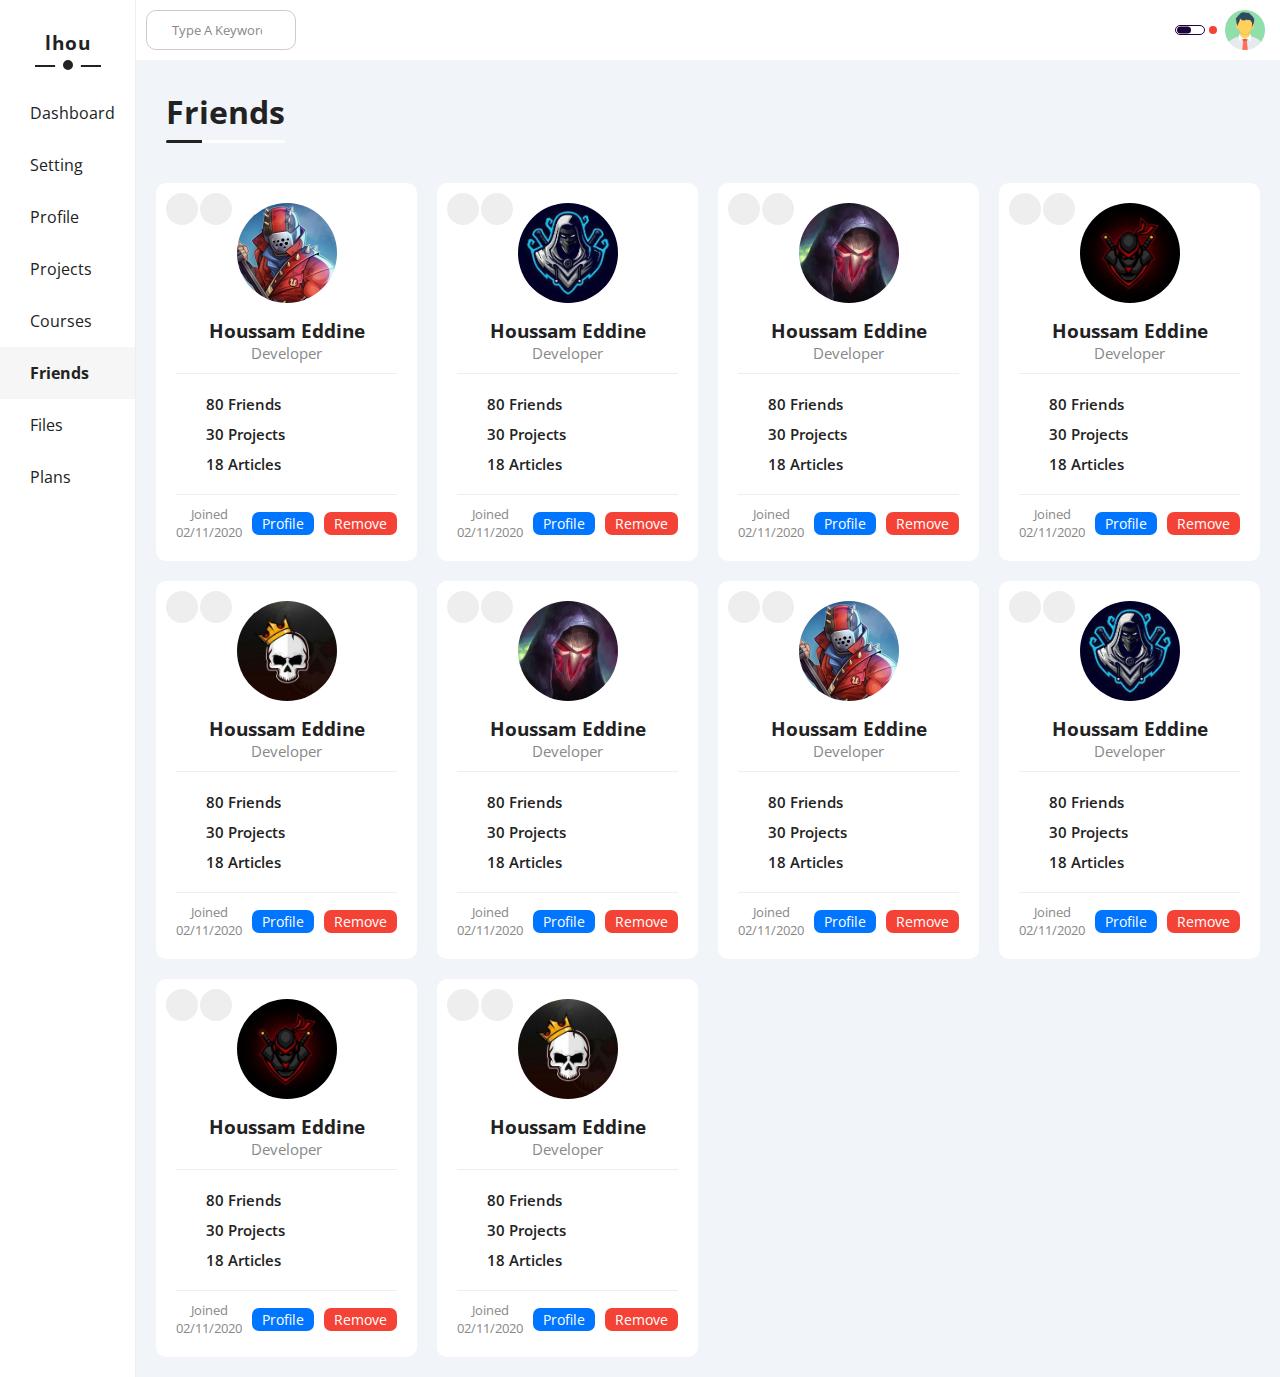
<file: friends.html>
<!DOCTYPE html>
<html lang="en">
  <head>
    <meta charset="UTF-8" />
    <meta http-equiv="X-UA-Compatible" content="IE=edge" />
    <meta name="viewport" content="width=device-width, initial-scale=1.0" />
    <title>Friends</title>
    <!-- External files -->
    <!-- ===== Css Files -->
    <link rel="stylesheet" href="css/main.css" />
    <link rel="stylesheet" href="css/slideBar.css" />
    <link rel="stylesheet" href="css/ct-header.css" />
    <link rel="stylesheet" href="css/framework.css" />
    <link rel="stylesheet" href="css/friends.css" />
    <!-- ==== Font Awsome Icons -->
    <link
      rel="stylesheet"
      href="https://cdnjs.cloudflare.com/ajax/libs/font-awesome/6.3.0/css/all.min.css"
      integrity="sha512-SzlrxWUlpfuzQ+pcUCosxcglQRNAq/DZjVsC0lE40xsADsfeQoEypE+enwcOiGjk/bSuGGKHEyjSoQ1zVisanQ=="
      crossorigin="anonymous"
      referrerpolicy="no-referrer"
    />
  </head>
  <body>
    <div class="page">
            <span class="up flex ali-center tr-0-4s" id="up"><i class="fa-solid fa-caret-up"></i></span>
      <div class="slideBar tr-0-4s p-t-20 bg-white">
        <h3 class="tr-0-4s">lhou</h3>
        <ul>
          <li>
            <a href="index.html"
              ><i class="fa-solid fa-chart-line fa-fw"></i>
              <span>dashboard</span></a
            >
          </li>
          <li>
            <a href="setting.html"
              ><i class="fa-solid fa-gear fa-fw"></i><span>setting</span></a
            >
          </li>
          <li>
            <a href="profile.html"
              ><i class="fa-regular fa-user fa-fw"></i><span>profile</span></a
            >
          </li>
          <li>
            <a href="projects.html"
              ><i class="fa-solid fa-diagram-project fa-fw"></i
              ><span>projects</span></a
            >
          </li>
          <li>
            <a href="courses.html"
              ><i class="fa-solid fa-graduation-cap fa-fw"></i
              ><span>courses</span></a
            >
          </li>
          <li>
            <a class="active" href="friends.html"
              ><i class="fa-regular fa-circle-user fa-fw"></i
              ><span>friends</span></a
            >
          </li>
          <li>
            <a href="files.html"
              ><i class="fa-regular fa-file fa-fw"></i><span>files</span></a
            >
          </li>
          <li>
            <a href="plans.html"
              ><i class="fa-regular fa-credit-card fa-fw"></i
              ><span>plans</span></a
            >
          </li>
        </ul>
      </div>
      <div class="content">
        <header>
          <div class="search-box">
            <input
              type="search"
              placeholder="type a keyword"
              class="br-rd-10"
            />
            <i class="fa-solid fa-magnifying-glass"></i>
          </div>
          <div class="icons">
            <span class="light-dark p-relative br-rd-10"></span>
            <span class="notification"><i class="fa-regular fa-bell"></i></span>
            <div class="img br-rd-circle">
              <img src="imgs/user.png" alt="user" />
            </div>
          </div>
        </header>
        <h1 class="page-name">Friends</h1>
        <div class="content-friends p-20 grid">
          <div class="box p-relative bg-white br-rd-10 p-20 txt-cap tr-0-4s">
            <div class="contact-icon p-absolute flex ali-center txt-cap">
              <i class="fa-solid fa-phone-flip"></i>
              <i class="fa-regular fa-envelope"></i>
            </div>
            <img src="imgs/friend-01.jpg" alt="" class="m-b-10 br-rd-circle" />
            <h3>houssam eddine</h3>
            <span class="block cl-gray">developer</span>
            <ul class="icons m-b-10">
              <li class="flex ali-center m-b-10">
                <i class="fa-regular fa-face-smile fa-w"></i>
                <span>80 friends</span>
              </li>
              <li class="flex ali-center m-b-10">
                <i class="fa-solid fa-code-commit fa-w"></i>
                <span>30 projects</span>
              </li>
              <li class="flex ali-center">
                <i class="fa-regular fa-newspaper fa-w"></i>
                <span>18 articles</span>
              </li>
            </ul>
            <div class="info flex ali-center j-s-b">
              <span class="cl-gray">joined 02/11/2020</span>
              <div class="links flex">
                <a href="#" class="block br-rd-10 cl-white">profile</a>
                <a href="#" class="block br-rd-10 cl-white">remove</a>
              </div>
            </div>
          </div>
          <div class="box p-relative bg-white br-rd-10 p-20 txt-cap tr-0-4s">
            <div class="contact-icon p-absolute flex ali-center txt-cap">
              <i class="fa-solid fa-phone-flip"></i>
              <i class="fa-regular fa-envelope"></i>
            </div>
            <img src="imgs/friend-02.jpg" alt="" class="m-b-10 br-rd-circle" />
            <h3>houssam eddine</h3>
            <span class="block cl-gray">developer</span>
            <ul class="icons m-b-10">
              <li class="flex ali-center m-b-10">
                <i class="fa-regular fa-face-smile fa-w"></i>
                <span>80 friends</span>
              </li>
              <li class="flex ali-center m-b-10">
                <i class="fa-solid fa-code-commit fa-w"></i>
                <span>30 projects</span>
              </li>
              <li class="flex ali-center">
                <i class="fa-regular fa-newspaper fa-w"></i>
                <span>18 articles</span>
              </li>
            </ul>
            <div class="info flex ali-center j-s-b">
              <span class="cl-gray">joined 02/11/2020</span>
              <div class="links flex">
                <a href="#" class="block br-rd-10 cl-white">profile</a>
                <a href="#" class="block br-rd-10 cl-white">remove</a>
              </div>
            </div>
          </div>
          <div class="box p-relative bg-white br-rd-10 p-20 txt-cap tr-0-4s">
            <div class="contact-icon p-absolute flex ali-center txt-cap">
              <i class="fa-solid fa-phone-flip"></i>
              <i class="fa-regular fa-envelope"></i>
            </div>
            <img src="imgs/friend-03.jpg" alt="" class="m-b-10 br-rd-circle" />
            <h3>houssam eddine</h3>
            <span class="block cl-gray">developer</span>
            <ul class="icons m-b-10">
              <li class="flex ali-center m-b-10">
                <i class="fa-regular fa-face-smile fa-w"></i>
                <span>80 friends</span>
              </li>
              <li class="flex ali-center m-b-10">
                <i class="fa-solid fa-code-commit fa-w"></i>
                <span>30 projects</span>
              </li>
              <li class="flex ali-center">
                <i class="fa-regular fa-newspaper fa-w"></i>
                <span>18 articles</span>
              </li>
            </ul>
            <div class="info flex ali-center j-s-b">
              <span class="cl-gray">joined 02/11/2020</span>
              <div class="links flex">
                <a href="#" class="block br-rd-10 cl-white">profile</a>
                <a href="#" class="block br-rd-10 cl-white">remove</a>
              </div>
            </div>
          </div>
          <div class="box p-relative bg-white br-rd-10 p-20 txt-cap tr-0-4s">
            <div class="contact-icon p-absolute flex ali-center txt-cap">
              <i class="fa-solid fa-phone-flip"></i>
              <i class="fa-regular fa-envelope"></i>
            </div>
            <img src="imgs/friend-04.jpg" alt="" class="m-b-10 br-rd-circle" />
            <h3>houssam eddine</h3>
            <span class="block cl-gray">developer</span>
            <ul class="icons m-b-10">
              <li class="flex ali-center m-b-10">
                <i class="fa-regular fa-face-smile fa-w"></i>
                <span>80 friends</span>
              </li>
              <li class="flex ali-center m-b-10">
                <i class="fa-solid fa-code-commit fa-w"></i>
                <span>30 projects</span>
              </li>
              <li class="flex ali-center">
                <i class="fa-regular fa-newspaper fa-w"></i>
                <span>18 articles</span>
              </li>
            </ul>
            <div class="info flex ali-center j-s-b">
              <span class="cl-gray">joined 02/11/2020</span>
              <div class="links flex">
                <a href="#" class="block br-rd-10 cl-white">profile</a>
                <a href="#" class="block br-rd-10 cl-white">remove</a>
              </div>
            </div>
          </div>
          <div class="box p-relative bg-white br-rd-10 p-20 txt-cap tr-0-4s">
            <div class="contact-icon p-absolute flex ali-center txt-cap">
              <i class="fa-solid fa-phone-flip"></i>
              <i class="fa-regular fa-envelope"></i>
            </div>
            <img src="imgs/friend-05.jpg" alt="" class="m-b-10 br-rd-circle" />
            <h3>houssam eddine</h3>
            <span class="block cl-gray">developer</span>
            <ul class="icons m-b-10">
              <li class="flex ali-center m-b-10">
                <i class="fa-regular fa-face-smile fa-w"></i>
                <span>80 friends</span>
              </li>
              <li class="flex ali-center m-b-10">
                <i class="fa-solid fa-code-commit fa-w"></i>
                <span>30 projects</span>
              </li>
              <li class="flex ali-center">
                <i class="fa-regular fa-newspaper fa-w"></i>
                <span>18 articles</span>
              </li>
            </ul>
            <div class="info flex ali-center j-s-b">
              <span class="cl-gray">joined 02/11/2020</span>
              <div class="links flex">
                <a href="#" class="block br-rd-10 cl-white">profile</a>
                <a href="#" class="block br-rd-10 cl-white">remove</a>
              </div>
            </div>
          </div>
          <div class="box p-relative bg-white br-rd-10 p-20 txt-cap tr-0-4s">
            <div class="contact-icon p-absolute flex ali-center txt-cap">
              <i class="fa-solid fa-phone-flip"></i>
              <i class="fa-regular fa-envelope"></i>
            </div>
            <img src="imgs/friend-03.jpg" alt="" class="m-b-10 br-rd-circle" />
            <h3>houssam eddine</h3>
            <span class="block cl-gray">developer</span>
            <ul class="icons m-b-10">
              <li class="flex ali-center m-b-10">
                <i class="fa-regular fa-face-smile fa-w"></i>
                <span>80 friends</span>
              </li>
              <li class="flex ali-center m-b-10">
                <i class="fa-solid fa-code-commit fa-w"></i>
                <span>30 projects</span>
              </li>
              <li class="flex ali-center">
                <i class="fa-regular fa-newspaper fa-w"></i>
                <span>18 articles</span>
              </li>
            </ul>
            <div class="info flex ali-center j-s-b">
              <span class="cl-gray">joined 02/11/2020</span>
              <div class="links flex">
                <a href="#" class="block br-rd-10 cl-white">profile</a>
                <a href="#" class="block br-rd-10 cl-white">remove</a>
              </div>
            </div>
          </div>
          <div class="box p-relative bg-white br-rd-10 p-20 txt-cap tr-0-4s">
            <div class="contact-icon p-absolute flex ali-center txt-cap">
              <i class="fa-solid fa-phone-flip"></i>
              <i class="fa-regular fa-envelope"></i>
            </div>
            <img src="imgs/friend-01.jpg" alt="" class="m-b-10 br-rd-circle" />
            <h3>houssam eddine</h3>
            <span class="block cl-gray">developer</span>
            <ul class="icons m-b-10">
              <li class="flex ali-center m-b-10">
                <i class="fa-regular fa-face-smile fa-w"></i>
                <span>80 friends</span>
              </li>
              <li class="flex ali-center m-b-10">
                <i class="fa-solid fa-code-commit fa-w"></i>
                <span>30 projects</span>
              </li>
              <li class="flex ali-center">
                <i class="fa-regular fa-newspaper fa-w"></i>
                <span>18 articles</span>
              </li>
            </ul>
            <div class="info flex ali-center j-s-b">
              <span class="cl-gray">joined 02/11/2020</span>
              <div class="links flex">
                <a href="#" class="block br-rd-10 cl-white">profile</a>
                <a href="#" class="block br-rd-10 cl-white">remove</a>
              </div>
            </div>
          </div>
          <div class="box p-relative bg-white br-rd-10 p-20 txt-cap tr-0-4s">
            <div class="contact-icon p-absolute flex ali-center txt-cap">
              <i class="fa-solid fa-phone-flip"></i>
              <i class="fa-regular fa-envelope"></i>
            </div>
            <img src="imgs/friend-02.jpg" alt="" class="m-b-10 br-rd-circle" />
            <h3>houssam eddine</h3>
            <span class="block cl-gray">developer</span>
            <ul class="icons m-b-10">
              <li class="flex ali-center m-b-10">
                <i class="fa-regular fa-face-smile fa-w"></i>
                <span>80 friends</span>
              </li>
              <li class="flex ali-center m-b-10">
                <i class="fa-solid fa-code-commit fa-w"></i>
                <span>30 projects</span>
              </li>
              <li class="flex ali-center">
                <i class="fa-regular fa-newspaper fa-w"></i>
                <span>18 articles</span>
              </li>
            </ul>
            <div class="info flex ali-center j-s-b">
              <span class="cl-gray">joined 02/11/2020</span>
              <div class="links flex">
                <a href="#" class="block br-rd-10 cl-white">profile</a>
                <a href="#" class="block br-rd-10 cl-white">remove</a>
              </div>
            </div>
          </div>
          <div class="box p-relative bg-white br-rd-10 p-20 txt-cap tr-0-4s">
            <div class="contact-icon p-absolute flex ali-center txt-cap">
              <i class="fa-solid fa-phone-flip"></i>
              <i class="fa-regular fa-envelope"></i>
            </div>
            <img src="imgs/friend-04.jpg" alt="" class="m-b-10 br-rd-circle" />
            <h3>houssam eddine</h3>
            <span class="block cl-gray">developer</span>
            <ul class="icons m-b-10">
              <li class="flex ali-center m-b-10">
                <i class="fa-regular fa-face-smile fa-w"></i>
                <span>80 friends</span>
              </li>
              <li class="flex ali-center m-b-10">
                <i class="fa-solid fa-code-commit fa-w"></i>
                <span>30 projects</span>
              </li>
              <li class="flex ali-center">
                <i class="fa-regular fa-newspaper fa-w"></i>
                <span>18 articles</span>
              </li>
            </ul>
            <div class="info flex ali-center j-s-b">
              <span class="cl-gray">joined 02/11/2020</span>
              <div class="links flex">
                <a href="#" class="block br-rd-10 cl-white">profile</a>
                <a href="#" class="block br-rd-10 cl-white">remove</a>
              </div>
            </div>
          </div>
          <div class="box p-relative bg-white br-rd-10 p-20 txt-cap tr-0-4s">
            <div class="contact-icon p-absolute flex ali-center txt-cap">
              <i class="fa-solid fa-phone-flip"></i>
              <i class="fa-regular fa-envelope"></i>
            </div>
            <img src="imgs/friend-05.jpg" alt="" class="m-b-10 br-rd-circle" />
            <h3>houssam eddine</h3>
            <span class="block cl-gray">developer</span>
            <ul class="icons m-b-10">
              <li class="flex ali-center m-b-10">
                <i class="fa-regular fa-face-smile fa-w"></i>
                <span>80 friends</span>
              </li>
              <li class="flex ali-center m-b-10">
                <i class="fa-solid fa-code-commit fa-w"></i>
                <span>30 projects</span>
              </li>
              <li class="flex ali-center">
                <i class="fa-regular fa-newspaper fa-w"></i>
                <span>18 articles</span>
              </li>
            </ul>
            <div class="info flex ali-center j-s-b">
              <span class="cl-gray">joined 02/11/2020</span>
              <div class="links flex">
                <a href="#" class="block br-rd-10 cl-white">profile</a>
                <a href="#" class="block br-rd-10 cl-white">remove</a>
              </div>
            </div>
          </div>
        </div>
      </div>
    </div>

    <!-- File External -->
    <script src="js/main.js"></script>
  </body>
</html>
</file>
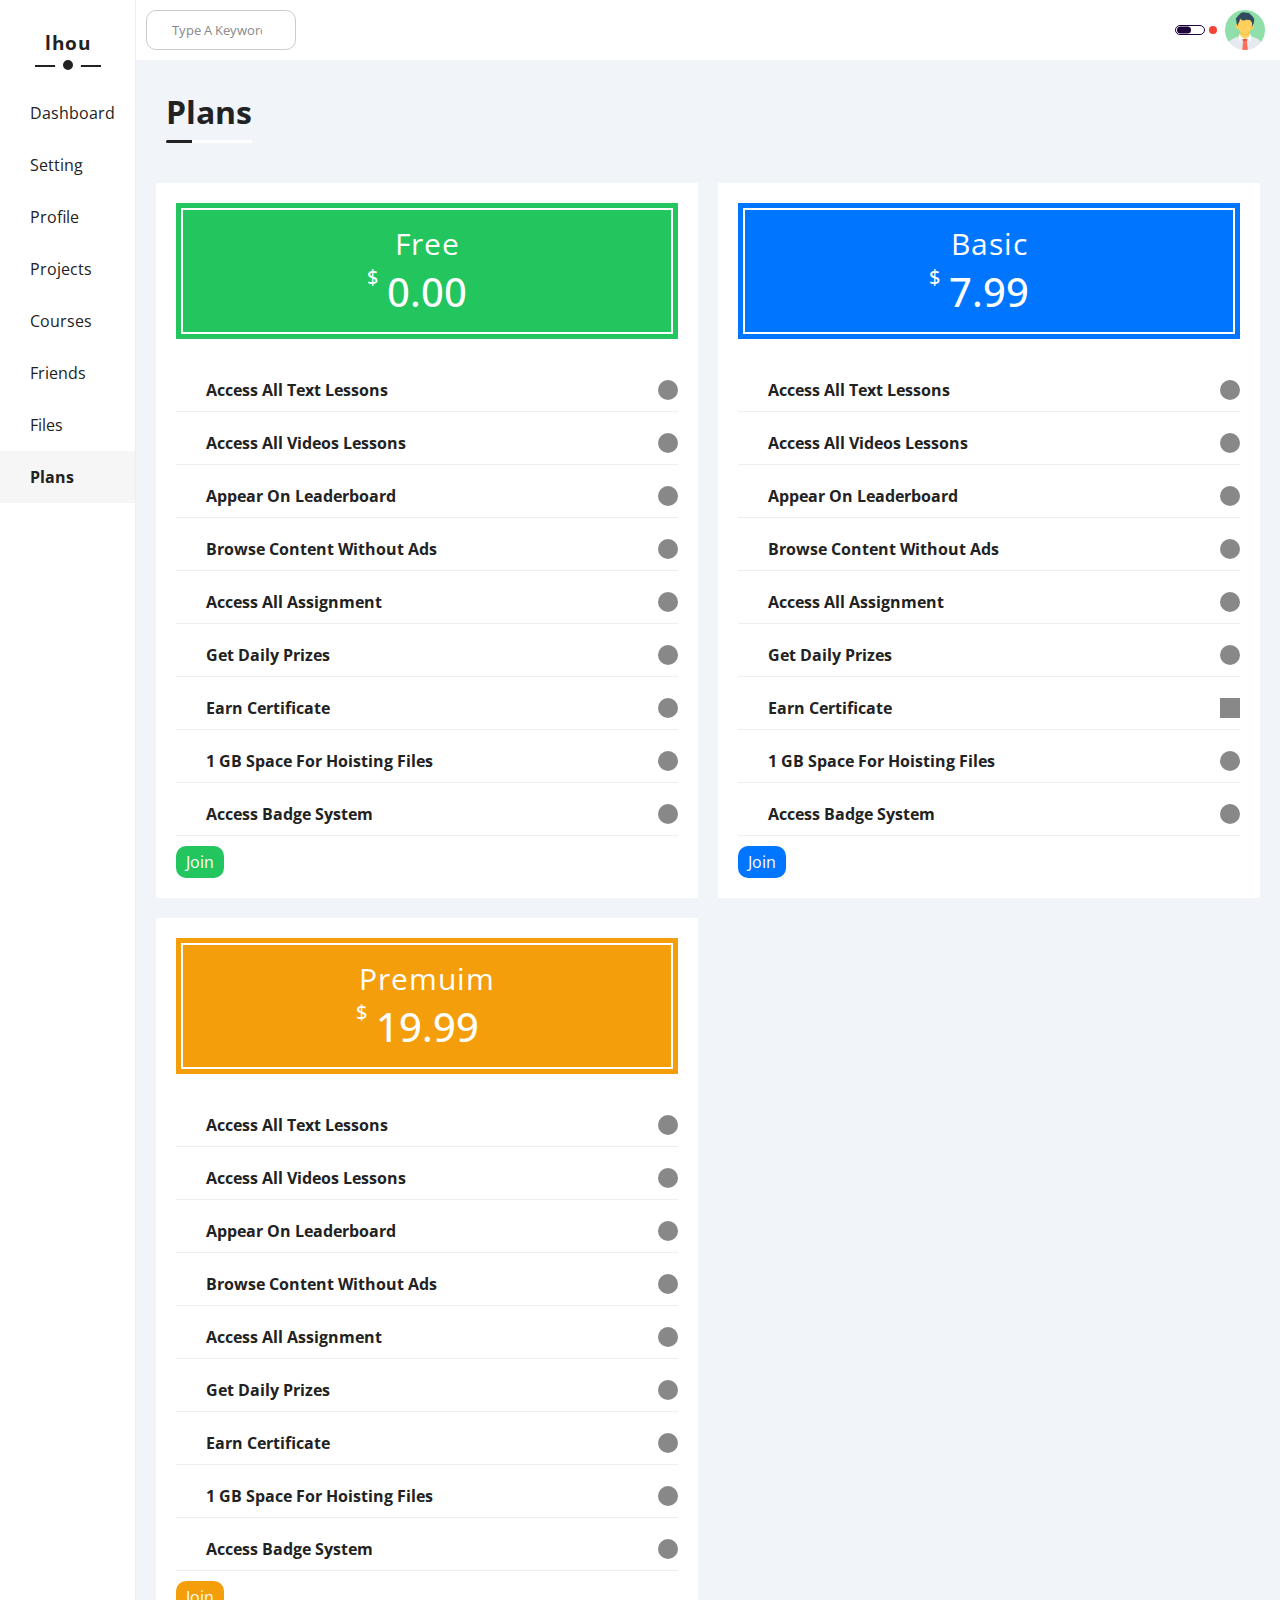
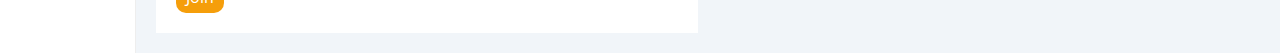
<file: plans.html>
<!DOCTYPE html>
<html lang="en">
  <head>
    <meta charset="UTF-8" />
    <meta http-equiv="X-UA-Compatible" content="IE=edge" />
    <meta name="viewport" content="width=device-width, initial-scale=1.0" />
    <title>Plans</title>
    <!-- External files -->
    <!-- ===== Css Files -->
    <link rel="stylesheet" href="css/main.css" />
    <link rel="stylesheet" href="css/slideBar.css" />
    <link rel="stylesheet" href="css/ct-header.css" />
    <link rel="stylesheet" href="css/framework.css" />
    <link rel="stylesheet" href="css/plans.css" />
    <!-- ==== Font Awsome Icons -->
    <link
      rel="stylesheet"
      href="https://cdnjs.cloudflare.com/ajax/libs/font-awesome/6.3.0/css/all.min.css"
      integrity="sha512-SzlrxWUlpfuzQ+pcUCosxcglQRNAq/DZjVsC0lE40xsADsfeQoEypE+enwcOiGjk/bSuGGKHEyjSoQ1zVisanQ=="
      crossorigin="anonymous"
      referrerpolicy="no-referrer"
    />
  </head>
  <body>
    <div class="page">
            <span class="up flex ali-center tr-0-4s" id="up"><i class="fa-solid fa-caret-up"></i></span>
      <div class="slideBar tr-0-4s p-t-20 bg-white">
        <h3 class="tr-0-4s">lhou</h3>
        <ul>
          <li>
            <a href="index.html"
              ><i class="fa-solid fa-chart-line fa-fw"></i>
              <span>dashboard</span></a
            >
          </li>
          <li>
            <a href="setting.html"
              ><i class="fa-solid fa-gear fa-fw"></i><span>setting</span></a
            >
          </li>
          <li>
            <a href="profile.html"
              ><i class="fa-regular fa-user fa-fw"></i><span>profile</span></a
            >
          </li>
          <li>
            <a href="projects.html"
              ><i class="fa-solid fa-diagram-project fa-fw"></i
              ><span>projects</span></a
            >
          </li>
          <li>
            <a href="courses.html"
              ><i class="fa-solid fa-graduation-cap fa-fw"></i
              ><span>courses</span></a
            >
          </li>
          <li>
            <a href="friends.html"
              ><i class="fa-regular fa-circle-user fa-fw"></i
              ><span>friends</span></a
            >
          </li>
          <li>
            <a href="files.html"
              ><i class="fa-regular fa-file fa-fw"></i><span>files</span></a
            >
          </li>
          <li>
            <a class="active" href="plans.html"
              ><i class="fa-regular fa-credit-card fa-fw"></i
              ><span>plans</span></a
            >
          </li>
        </ul>
      </div>
      <div class="content">
        <header>
          <div class="search-box">
            <input
              type="search"
              placeholder="type a keyword"
              class="br-rd-10"
            />
            <i class="fa-solid fa-magnifying-glass"></i>
          </div>
          <div class="icons">
            <span class="light-dark p-relative br-rd-10"></span>
            <span class="notification"><i class="fa-regular fa-bell"></i></span>
            <div class="img br-rd-circle">
              <img src="imgs/user.png" alt="user" />
            </div>
          </div>
        </header>
        <h1 class="page-name">Plans</h1>
        <div class="content-boxes grid p-20 h-full">
          <div class="box free bg-white p-20 p-relative txt-cap tr-0-4s">
            <div class="box-head m-b-10 p-relative cl-white">
              <span class="block">free</span>
              <h2 class="p-relative">0.00</h2>
            </div>
            <ul class="p-t-20">
              <li class="flex ali-center j-s-b m-b-10">
                <i class="fa-solid fa-check correct"></i>
                <span>access all text lessons</span>
                <i class="fa-solid fa-info br-rd-circle cl-white"></i>
              </li>
              <li class="flex ali-center j-s-b m-b-10">
                <i class="fa-solid fa-check correct"></i>
                <span>access all videos lessons</span>
                <i class="fa-solid fa-info br-rd-circle cl-white"></i>
              </li>
              <li class="flex ali-center j-s-b m-b-10">
                <i class="fa-solid fa-check correct"></i>
                <span>appear on leaderboard</span>
                <i class="fa-solid fa-info br-rd-circle cl-white"></i>
              </li>
              <li class="flex ali-center j-s-b m-b-10">
                <i class="fa-solid fa-xmark uncorrect"></i>
                <span>browse content without ads</span>
                <i class="fa-solid fa-info br-rd-circle"></i>
              </li>
              <li class="flex ali-center j-s-b m-b-10">
                <i class="fa-solid fa-xmark uncorrect"></i>
                <span>access all assignment</span>
                <i class="fa-solid fa-info br-rd-circle cl-white"></i>
              </li>
              <li class="flex ali-center j-s-b m-b-10">
                <i class="fa-solid fa-xmark uncorrect"></i>
                <span>get daily prizes</span>
                <i class="fa-solid fa-info br-rd-circle cl-white"></i>
              </li>
              <li class="flex ali-center j-s-b m-b-10">
                <i class="fa-solid fa-xmark uncorrect"></i>
                <span>earn certificate</span>
                <i class="fa-solid fa-info br-rd-circle cl-white"></i>
              </li>
              <li class="flex ali-center j-s-b m-b-10">
                <i class="fa-solid fa-xmark uncorrect"></i>
                <span>1 GB space for hoisting files</span>
                <i class="fa-solid fa-info br-rd-circle cl-white"></i>
              </li>
              <li class="flex ali-center j-s-b m-b-10">
                <i class="fa-solid fa-xmark uncorrect"></i>
                <span>access badge system</span>
                <i class="fa-solid fa-info br-rd-circle cl-white"></i>
              </li>
            </ul>
            <a href="#" class="block cl-white">join</a>
          </div>
          <div class="box basic bg-white p-20 p-relative txt-cap tr-0-4s">
            <div class="box-head m-b-10 p-relative cl-white">
              <span class="block">basic</span>
              <h2 class="p-relative">7.99</h2>
            </div>
            <ul class="p-t-20">
              <li class="flex ali-center j-s-b m-b-10">
                <i class="fa-solid fa-check correct cl-white"></i>
                <span>access all text lessons</span>
                <i class="fa-solid fa-info br-rd-circle cl-white"></i>
              </li>
              <li class="flex ali-center j-s-b m-b-10">
                <i class="fa-solid fa-check correct"></i>
                <span>access all videos lessons</span>
                <i class="fa-solid fa-info br-rd-circle cl-white"></i>
              </li>
              <li class="flex ali-center j-s-b m-b-10">
                <i class="fa-solid fa-check correct"></i>
                <span>appear on leaderboard</span>
                <i class="fa-solid fa-info br-rd-circle cl-white"></i>
              </li>
              <li class="flex ali-center j-s-b m-b-10">
                <i class="fa-solid fa-check correct"></i>
                <span>browse content without ads</span>
                <i class="fa-solid fa-info br-rd-circle cl-white"></i>
              </li>
              <li class="flex ali-center j-s-b m-b-10">
                <i class="fa-solid fa-check correct"></i>
                <span>access all assignment</span>
                <i class="fa-solid fa-info br-rd-circle cl-white"></i>
              </li>
              <li class="flex ali-center j-s-b m-b-10">
                <i class="fa-solid fa-check correct"></i>
                <span>get daily prizes</span>
                <i class="fa-solid fa-info br-rd-circle cl-white"></i>
              </li>
              <li class="flex ali-center j-s-b m-b-10">
                <i class="fa-solid fa-check correct"></i>
                <span>earn certificate</span>
                <i class="fa-solid fa-info cl-white"></i>
              </li>
              <li class="flex ali-center j-s-b m-b-10">
                <i class="fa-solid fa-xmark uncorrect"></i>
                <span>1 GB space for hoisting files</span>
                <i class="fa-solid fa-info br-rd-circle cl-white"></i>
              </li>
              <li class="flex ali-center j-s-b m-b-10">
                <i class="fa-solid fa-xmark uncorrect"></i>
                <span>access badge system</span>
                <i class="fa-solid fa-info br-rd-circle cl-white"></i>
              </li>
            </ul>
            <a href="#" class="block cl-white">join</a>
          </div>
          <div class="box premuim bg-white p-20 p-relative txt-cap tr-0-4s">
            <div class="box-head m-b-10 p-relative cl-white">
              <span class="block">premuim</span>
              <h2 class="p-relative">19.99</h2>
            </div>
            <ul class="p-t-20">
              <li class="flex ali-center j-s-b m-b-10">
                <i class="fa-solid fa-check correct"></i>
                <span>access all text lessons</span>
                <i class="fa-solid fa-info br-rd-circle cl-white"></i>
              </li>
              <li class="flex ali-center j-s-b m-b-10">
                <i class="fa-solid fa-check correct"></i>
                <span>access all videos lessons</span>
                <i class="fa-solid fa-info br-rd-circle cl-white"></i>
              </li>
              <li class="flex ali-center j-s-b m-b-10">
                <i class="fa-solid fa-check correct"></i>
                <span>appear on leaderboard</span>
                <i class="fa-solid fa-info br-rd-circle cl-white"></i>
              </li>
              <li class="flex ali-center j-s-b m-b-10">
                <i class="fa-solid fa-check correct"></i>
                <span>browse content without ads</span>
                <i class="fa-solid fa-info br-rd-circle cl-white"></i>
              </li>
              <li class="flex ali-center j-s-b m-b-10">
                <i class="fa-solid fa-check correct"></i>
                <span>access all assignment</span>
                <i class="fa-solid fa-info br-rd-circle cl-white"></i>
              </li>
              <li class="flex ali-center j-s-b m-b-10">
                <i class="fa-solid fa-check correct"></i>
                <span>get daily prizes</span>
                <i class="fa-solid fa-info br-rd-circle cl-white"></i>
              </li>
              <li class="flex ali-center j-s-b m-b-10">
                <i class="fa-solid fa-check correct"></i>
                <span>earn certificate</span>
                <i class="fa-solid fa-info br-rd-circle cl-white"></i>
              </li>
              <li class="flex ali-center j-s-b m-b-10">
                <i class="fa-solid fa-check correct"></i>
                <span>1 GB space for hoisting files</span>
                <i class="fa-solid fa-info br-rd-circle cl-white"></i>
              </li>
              <li class="flex ali-center j-s-b m-b-10">
                <i class="fa-solid fa-check correct"></i>
                <span>access badge system</span>
                <i class="fa-solid fa-info br-rd-circle cl-white"></i>
              </li>
            </ul>
            <a href="#" class="block cl-white">join</a>
          </div>
        </div>
      </div>
    </div>

    <!-- File External -->
    <script src="js/main.js"></script>
  </body>
</html>
</file>
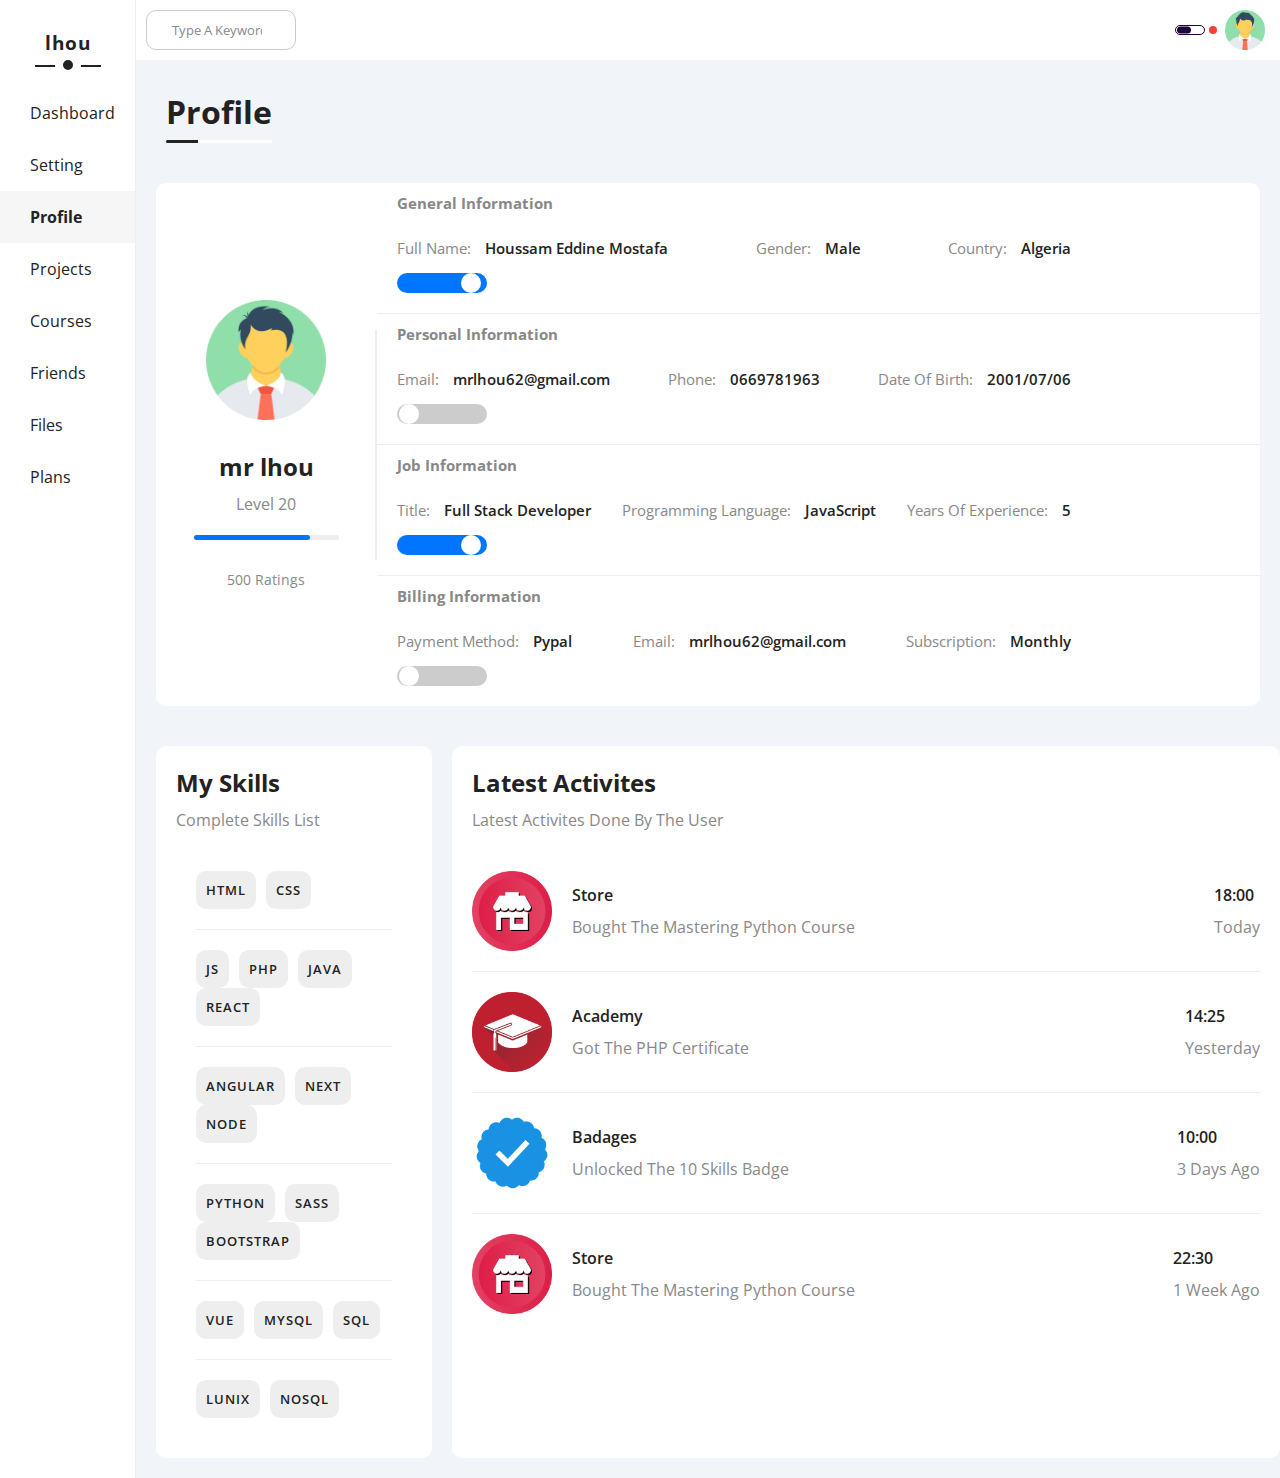
<file: profile.html>
<!DOCTYPE html>
<html lang="en">
  <head>
    <meta charset="UTF-8" />
    <meta http-equiv="X-UA-Compatible" content="IE=edge" />
    <meta name="viewport" content="width=device-width, initial-scale=1.0" />
    <title>Profile</title>
    <!-- External files -->
    <!-- ===== Css Files -->
    <link rel="stylesheet" href="css/main.css" />
    <link rel="stylesheet" href="css/slideBar.css" />
    <link rel="stylesheet" href="css/ct-header.css" />
    <link rel="stylesheet" href="css/profile.css" />
    <link rel="stylesheet" href="css/framework.css" />
    <!-- ==== Font Awsome Icons -->
    <link
      rel="stylesheet"
      href="https://cdnjs.cloudflare.com/ajax/libs/font-awesome/6.3.0/css/all.min.css"
      integrity="sha512-SzlrxWUlpfuzQ+pcUCosxcglQRNAq/DZjVsC0lE40xsADsfeQoEypE+enwcOiGjk/bSuGGKHEyjSoQ1zVisanQ=="
      crossorigin="anonymous"
      referrerpolicy="no-referrer"
    />
  </head>
  <body>
    <div class="page">
            <span class="up flex ali-center tr-0-4s" id="up"><i class="fa-solid fa-caret-up"></i></span>
      <div class="slideBar tr-0-4s p-t-20 bg-white">
        <h3 class="tr-0-4s">lhou</h3>
        <ul>
          <li>
            <a href="index.html"
              ><i class="fa-solid fa-chart-line fa-fw"></i>
              <span>dashboard</span></a
            >
          </li>
          <li>
            <a href="setting.html"
              ><i class="fa-solid fa-gear fa-fw"></i><span>setting</span></a
            >
          </li>
          <li>
            <a class="active" href="profile.html"
              ><i class="fa-regular fa-user fa-fw"></i><span>profile</span></a
            >
          </li>
          <li>
            <a href="projects.html"
              ><i class="fa-solid fa-diagram-project fa-fw"></i
              ><span>projects</span></a
            >
          </li>
          <li>
            <a href="courses.html"
              ><i class="fa-solid fa-graduation-cap fa-fw"></i
              ><span>courses</span></a
            >
          </li>
          <li>
            <a href="friends.html"
              ><i class="fa-regular fa-circle-user fa-fw"></i
              ><span>friends</span></a
            >
          </li>
          <li>
            <a href="files.html"
              ><i class="fa-regular fa-file fa-fw"></i><span>files</span></a
            >
          </li>
          <li>
            <a href="plans.html"
              ><i class="fa-regular fa-credit-card fa-fw"></i
              ><span>plans</span></a
            >
          </li>
        </ul>
      </div>
      <div class="content">
        <header>
          <div class="search-box">
            <input
              type="search"
              placeholder="type a keyword"
              class="br-rd-10"
            />
            <i class="fa-solid fa-magnifying-glass"></i>
          </div>
          <div class="icons">
            <span class="light-dark p-relative br-rd-10"></span>
            <span class="notification"><i class="fa-regular fa-bell"></i></span>
            <div class="img br-rd-circle">
              <img src="imgs/user.png" alt="user" />
            </div>
          </div>
        </header>
        <h1 class="page-name">Profile</h1>
        <div class="my-profile p-20">
          <div class="bg-white br-rd-10 flex ali-center tr-0-4s">
            <div
              class="user-info txt-capm-b-10 p-relative flex ali-center p-20"
            >
              <div class="img m-b-10"><img src="imgs/user.png" alt="" /></div>
              <h2 class="m-b-10 p-t-20">mr lhou</h2>
              <p class="cl-gray m-b-10 txt-cap">level 20</p>
              <span
                class="level-progress p-relative m-b-10 block br-rd-10"
              ></span>
              <div class="stars m-b-10">
                <i class="fa-solid fa-star"></i>
                <i class="fa-solid fa-star"></i>
                <i class="fa-solid fa-star"></i>
                <i class="fa-solid fa-star"></i>
                <i class="fa-solid fa-star"></i>
              </div>
              <span class="cl-gray txt-cap block">500 ratings</span>
            </div>
            <div class="box-body">
              <div class="txt-cap cl-gray tr-0-4s">
                <h4 class="m-b-10 tr-0-4s">general information</h4>
                <ul class="flex ali-center j-s-b">
                  <li>
                    full name:
                    <span class="tr-0-4s">houssam Eddine Mostafa</span>
                  </li>
                  <li>gender: <span class="tr-0-4s">male</span></li>
                  <li>country: <span class="tr-0-4s">algeria</span></li>
                </ul>
                <label class="m-b-10 block">
                  <input type="checkbox" class="type-toggle" checked />
                  <div class="toggle-switch p-relative"></div>
                </label>
              </div>
              <div class="txt-cap cl-gray tr-0-4s">
                <h4 class="m-b-10 tr-0-4s">personal information</h4>
                <ul class="flex ali-center j-s-b">
                  <li>
                    email:
                    <span style="text-transform: lowercase" class="tr-0-4s"
                      >mrlhou62@gmail.com</span
                    >
                  </li>
                  <li>phone: <span class="tr-0-4s">0669781963</span></li>
                  <li>
                    date of birth: <span class="tr-0-4s">2001/07/06</span>
                  </li>
                </ul>
                <label class="m-b-10 block">
                  <input type="checkbox" class="type-toggle" />
                  <div class="toggle-switch p-relative"></div>
                </label>
              </div>
              <div class="txt-cap cl-gray tr-0-4s">
                <h4 class="m-b-10 tr-0-4s">job information</h4>
                <ul class="flex ali-center j-s-b">
                  <li>
                    title: <span class="tr-0-4s">full stack developer</span>
                  </li>
                  <li>
                    programming language:
                    <span class="tr-0-4s">javaScript</span>
                  </li>
                  <li>years of experience: <span class="tr-0-4s">5</span></li>
                </ul>
                <label class="m-b-10 block">
                  <input type="checkbox" class="type-toggle" checked />
                  <div class="toggle-switch p-relative"></div>
                </label>
              </div>
              <div class="txt-cap cl-gray tr-0-4s">
                <h4 class="m-b-10 tr-0-4s">billing information</h4>
                <ul class="flex ali-center txt-cap j-s-b">
                  <li>payment method: <span class="tr-0-4s">pypal</span></li>
                  <li>
                    email:
                    <span style="text-transform: lowercase" class="tr-0-4s"
                      >mrlhou62@gmail.com</span
                    >
                  </li>
                  <li>subscription: <span class="tr-0-4s">monthly</span></li>
                </ul>
                <label class="m-b-10 block">
                  <input type="checkbox" class="type-toggle" />
                  <div class="toggle-switch p-relative"></div>
                </label>
              </div>
            </div>
          </div>
        </div>
        <div class="content-boxes-works p-20 grid ali-center">
          <div class="my-skills tr-0-4s h-full bg-white br-rd-10 p-20">
            <div class="head-info txt-cap">
              <h2 class="m-b-10">my skills</h2>
              <p>complete skills list</p>
            </div>
            <ul class="box-body p-20">
              <li class="flex ali-center">
                <span class="br-rd-10 block tr-0-4s">html</span>
                <span class="br-rd-10 block tr-0-4s">css</span>
              </li>
              <li class="flex ali-center">
                <span class="br-rd-10 block tr-0-4s">js</span>
                <span class="br-rd-10 block tr-0-4s">php</span>
                <span class="br-rd-10 block tr-0-4s">java</span>
                <span class="br-rd-10 block tr-0-4s">react</span>
              </li>
              <li class="flex ali-center">
                <span class="br-rd-10 block tr-0-4s">angular</span>
                <span class="br-rd-10 block tr-0-4s">next</span>
                <span class="br-rd-10 block tr-0-4s">node</span>
              </li>
              <li class="flex ali-center">
                <span class="br-rd-10 block tr-0-4s">python</span>
                <span class="br-rd-10 block tr-0-4s">sass</span>
                <span class="br-rd-10 block tr-0-4s">bootstrap</span>
              </li>
              <li class="flex ali-center">
                <span class="br-rd-10 block tr-0-4s">vue</span>
                <span class="br-rd-10 block tr-0-4s">mysql</span>
                <span class="br-rd-10 block tr-0-4s">sql</span>
              </li>
              <li class="flex ali-center">
                <span class="br-rd-10 block tr-0-4s">lunix</span>
                <span class="br-rd-10 block tr-0-4s">noSql</span>
              </li>
            </ul>
          </div>
          <div
            class="latest-activites tr-0-4s h-full bg-white br-rd-10 p-20 w-full"
          >
            <div class="head-info txt-cap">
              <h2 class="m-b-10">latest activites</h2>
              <p>latest activites done by the user</p>
            </div>
            <ul class="box-body p-t-20">
              <li class="flex ali-center txt-cap">
                <img src="imgs/activity-01.png" alt="" />
                <div class="info flex ali-center">
                  <span class="m-b-10">store</span>
                  <span class="cl-gray"
                    >Bought The Mastering Python Course</span
                  >
                </div>
                <div class="date flex ali-center">
                  <span class="m-b-10">18:00</span>
                  <span class="cl-gray">today</span>
                </div>
              </li>
              <li class="flex ali-center txt-cap">
                <img src="imgs/activity-02.png" alt="" />
                <div class="info flex ali-center">
                  <span class="m-b-10">academy</span>
                  <span class="cl-gray">Got The PHP Certificate</span>
                </div>
                <div class="date flex ali-center">
                  <span class="m-b-10">14:25</span>
                  <span class="cl-gray">yesterday</span>
                </div>
              </li>
              <li class="flex ali-center txt-cap">
                <img src="imgs/activity-03.png" alt="" />
                <div class="info flex ali-center">
                  <span class="m-b-10">badages</span>
                  <span class="cl-gray">Unlocked The 10 Skills Badge</span>
                </div>
                <div class="date flex ali-center">
                  <span class="m-b-10">10:00</span>
                  <span class="cl-gray">3 days ago</span>
                </div>
              </li>
              <li class="flex ali-center txt-cap">
                <img src="imgs/activity-01.png" alt="" />
                <div class="info flex ali-center">
                  <span class="m-b-10">store</span>
                  <span class="cl-gray"
                    >Bought The Mastering Python Course</span
                  >
                </div>
                <div class="date flex ali-center">
                  <span class="m-b-10">22:30</span>
                  <span class="cl-gray">1 week ago</span>
                </div>
              </li>
            </ul>
          </div>
        </div>
      </div>
    </div>

    <!-- File External -->
    <script src="js/main.js"></script>
  </body>
</html>
</file>
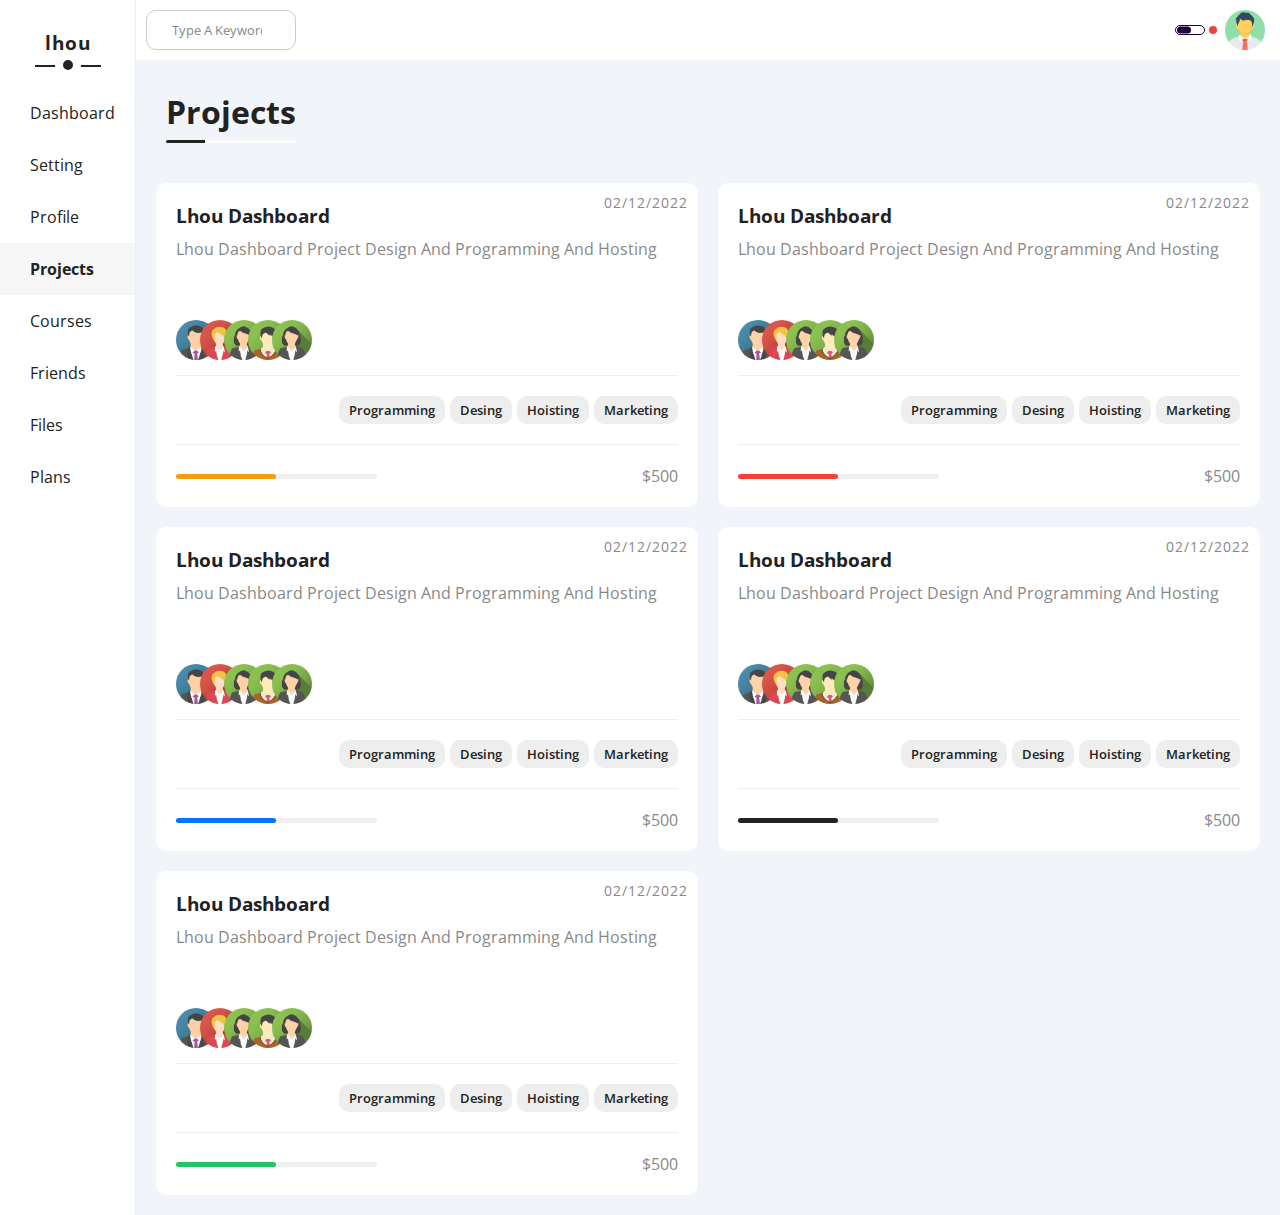
<file: projects.html>
<!DOCTYPE html>
<html lang="en">
  <head>
    <meta charset="UTF-8" />
    <meta http-equiv="X-UA-Compatible" content="IE=edge" />
    <meta name="viewport" content="width=device-width, initial-scale=1.0" />
    <title>Projects</title>
    <!-- External files -->
    <!-- ===== Css Files -->
    <link rel="stylesheet" href="css/main.css" />
    <link rel="stylesheet" href="css/slideBar.css" />
    <link rel="stylesheet" href="css/ct-header.css" />
    <link rel="stylesheet" href="css/framework.css" />
    <link rel="stylesheet" href="css/projects.css" />
    <!-- ==== Font Awsome Icons -->
    <link
      rel="stylesheet"
      href="https://cdnjs.cloudflare.com/ajax/libs/font-awesome/6.3.0/css/all.min.css"
      integrity="sha512-SzlrxWUlpfuzQ+pcUCosxcglQRNAq/DZjVsC0lE40xsADsfeQoEypE+enwcOiGjk/bSuGGKHEyjSoQ1zVisanQ=="
      crossorigin="anonymous"
      referrerpolicy="no-referrer"
    />
  </head>
  <body>
    <div class="page">
            <span class="up flex ali-center tr-0-4s" id="up"><i class="fa-solid fa-caret-up"></i></span>
      <div class="slideBar tr-0-4s p-t-20 bg-white">
        <h3 class="tr-0-4s">lhou</h3>
        <ul>
          <li>
            <a href="index.html"
              ><i class="fa-solid fa-chart-line fa-fw"></i>
              <span>dashboard</span></a
            >
          </li>
          <li>
            <a href="setting.html"
              ><i class="fa-solid fa-gear fa-fw"></i><span>setting</span></a
            >
          </li>
          <li>
            <a href="profile.html"
              ><i class="fa-regular fa-user fa-fw"></i><span>profile</span></a
            >
          </li>
          <li>
            <a class="active" href="projects.html"
              ><i class="fa-solid fa-diagram-project fa-fw"></i
              ><span>projects</span></a
            >
          </li>
          <li>
            <a href="courses.html"
              ><i class="fa-solid fa-graduation-cap fa-fw"></i
              ><span>courses</span></a
            >
          </li>
          <li>
            <a href="friends.html"
              ><i class="fa-regular fa-circle-user fa-fw"></i
              ><span>friends</span></a
            >
          </li>
          <li>
            <a href="files.html"
              ><i class="fa-regular fa-file fa-fw"></i><span>files</span></a
            >
          </li>
          <li>
            <a href="plans.html"
              ><i class="fa-regular fa-credit-card fa-fw"></i
              ><span>plans</span></a
            >
          </li>
        </ul>
      </div>
      <div class="content">
        <header>
          <div class="search-box">
            <input
              type="search"
              placeholder="type a keyword"
              class="br-rd-10"
            />
            <i class="fa-solid fa-magnifying-glass"></i>
          </div>
          <div class="icons">
            <span class="light-dark p-relative br-rd-10"></span>
            <span class="notification"><i class="fa-regular fa-bell"></i></span>
            <div class="img br-rd-circle">
              <img src="imgs/user.png" alt="user" />
            </div>
          </div>
        </header>
        <h1 class="page-name">Projects</h1>
        <div class="content-boxes grid p-20 ali-center">
          <div class="box tr-0-4s p-relative bg-white br-rd-10 h-full p-20">
            <span class="date p-absolute cl-gray">02/12/2022</span>
            <div class="info txt-cap">
              <h3 class="m-b-10">lhou dashboard</h3>
              <p>lhou Dashboard Project Design And Programming And Hosting</p>
              <div class="imgs p-t-20">
                <img src="imgs/team-01.png" alt="" class="br-rd-circle" />
                <img src="imgs/team-04.png" alt="" class="br-rd-circle" />
                <img src="imgs/team-02.png" alt="" class="br-rd-circle" />
                <img src="imgs/team-03.png" alt="" class="br-rd-circle" />
                <img src="imgs/team-02.png" alt="" class="br-rd-circle" />
              </div>
            </div>
            <ul class="tags txt-cap flex ali-center">
              <li><span class="block br-rd-10 tr-0-4s">programming</span></li>
              <li><span class="block br-rd-10 tr-0-4s">desing</span></li>
              <li><span class="block br-rd-10 tr-0-4s">hoisting</span></li>
              <li><span class="block br-rd-10 tr-0-4s">marketing</span></li>
            </ul>
            <div class="progress flex ali-center j-s-b">
              <span class="in-prog p-relative br-rd-10"></span>
              <span class="cl-gray">$500</span>
            </div>
          </div>
          <div class="box tr-0-4s p-relative bg-white br-rd-10 h-full p-20">
            <span class="date p-absolute cl-gray">02/12/2022</span>
            <div class="info txt-cap">
              <h3 class="m-b-10">lhou dashboard</h3>
              <p>lhou Dashboard Project Design And Programming And Hosting</p>
              <div class="imgs p-t-20">
                <img src="imgs/team-01.png" alt="" class="br-rd-circle" />
                <img src="imgs/team-04.png" alt="" class="br-rd-circle" />
                <img src="imgs/team-02.png" alt="" class="br-rd-circle" />
                <img src="imgs/team-03.png" alt="" class="br-rd-circle" />
                <img src="imgs/team-02.png" alt="" class="br-rd-circle" />
              </div>
            </div>
            <ul class="tags txt-cap flex ali-center">
              <li><span class="block br-rd-10 tr-0-4s">programming</span></li>
              <li><span class="block br-rd-10 tr-0-4s">desing</span></li>
              <li><span class="block br-rd-10 tr-0-4s">hoisting</span></li>
              <li><span class="block br-rd-10 tr-0-4s">marketing</span></li>
            </ul>
            <div class="progress flex ali-center j-s-b">
              <span class="in-prog p-relative br-rd-10"></span>
              <span class="cl-gray">$500</span>
            </div>
          </div>
          <div class="box tr-0-4s p-relative bg-white br-rd-10 h-full p-20">
            <span class="date p-absolute cl-gray">02/12/2022</span>
            <div class="info txt-cap">
              <h3 class="m-b-10">lhou dashboard</h3>
              <p>lhou Dashboard Project Design And Programming And Hosting</p>
              <div class="imgs p-t-20">
                <img src="imgs/team-01.png" alt="" class="br-rd-circle" />
                <img src="imgs/team-04.png" alt="" class="br-rd-circle" />
                <img src="imgs/team-02.png" alt="" class="br-rd-circle" />
                <img src="imgs/team-03.png" alt="" class="br-rd-circle" />
                <img src="imgs/team-02.png" alt="" class="br-rd-circle" />
              </div>
            </div>
            <ul class="tags txt-cap flex ali-center">
              <li><span class="block br-rd-10 tr-0-4s">programming</span></li>
              <li><span class="block br-rd-10 tr-0-4s">desing</span></li>
              <li><span class="block br-rd-10 tr-0-4s">hoisting</span></li>
              <li><span class="block br-rd-10 tr-0-4s">marketing</span></li>
            </ul>
            <div class="progress flex ali-center j-s-b">
              <span class="in-prog p-relative br-rd-10"></span>
              <span class="cl-gray">$500</span>
            </div>
          </div>
          <div class="box tr-0-4s p-relative bg-white br-rd-10 h-full p-20">
            <span class="date p-absolute cl-gray">02/12/2022</span>
            <div class="info txt-cap">
              <h3 class="m-b-10">lhou dashboard</h3>
              <p>lhou Dashboard Project Design And Programming And Hosting</p>
              <div class="imgs p-t-20">
                <img src="imgs/team-01.png" alt="" class="br-rd-circle" />
                <img src="imgs/team-04.png" alt="" class="br-rd-circle" />
                <img src="imgs/team-02.png" alt="" class="br-rd-circle" />
                <img src="imgs/team-03.png" alt="" class="br-rd-circle" />
                <img src="imgs/team-02.png" alt="" class="br-rd-circle" />
              </div>
            </div>
            <ul class="tags txt-cap flex ali-center">
              <li><span class="block br-rd-10 tr-0-4s">programming</span></li>
              <li><span class="block br-rd-10 tr-0-4s">desing</span></li>
              <li><span class="block br-rd-10 tr-0-4s">hoisting</span></li>
              <li><span class="block br-rd-10 tr-0-4s">marketing</span></li>
            </ul>
            <div class="progress flex ali-center j-s-b">
              <span class="in-prog p-relative br-rd-10"></span>
              <span class="cl-gray">$500</span>
            </div>
          </div>
          <div class="box tr-0-4s p-relative bg-white br-rd-10 h-full p-20">
            <span class="date p-absolute cl-gray">02/12/2022</span>
            <div class="info txt-cap">
              <h3 class="m-b-10">lhou dashboard</h3>
              <p>lhou Dashboard Project Design And Programming And Hosting</p>
              <div class="imgs p-t-20">
                <img src="imgs/team-01.png" alt="" class="br-rd-circle" />
                <img src="imgs/team-04.png" alt="" class="br-rd-circle" />
                <img src="imgs/team-02.png" alt="" class="br-rd-circle" />
                <img src="imgs/team-03.png" alt="" class="br-rd-circle" />
                <img src="imgs/team-02.png" alt="" class="br-rd-circle" />
              </div>
            </div>
            <ul class="tags txt-cap flex ali-center">
              <li><span class="block br-rd-10 tr-0-4s">programming</span></li>
              <li><span class="block br-rd-10 tr-0-4s">desing</span></li>
              <li><span class="block br-rd-10 tr-0-4s">hoisting</span></li>
              <li><span class="block br-rd-10 tr-0-4s">marketing</span></li>
            </ul>
            <div class="progress flex ali-center j-s-b">
              <span class="in-prog p-relative br-rd-10"></span>
              <span class="cl-gray">$500</span>
            </div>
          </div>
        </div>
      </div>
    </div>
    
    <!-- File External -->
    <script src="js/main.js"></script>
  </body>
</html>
</file>
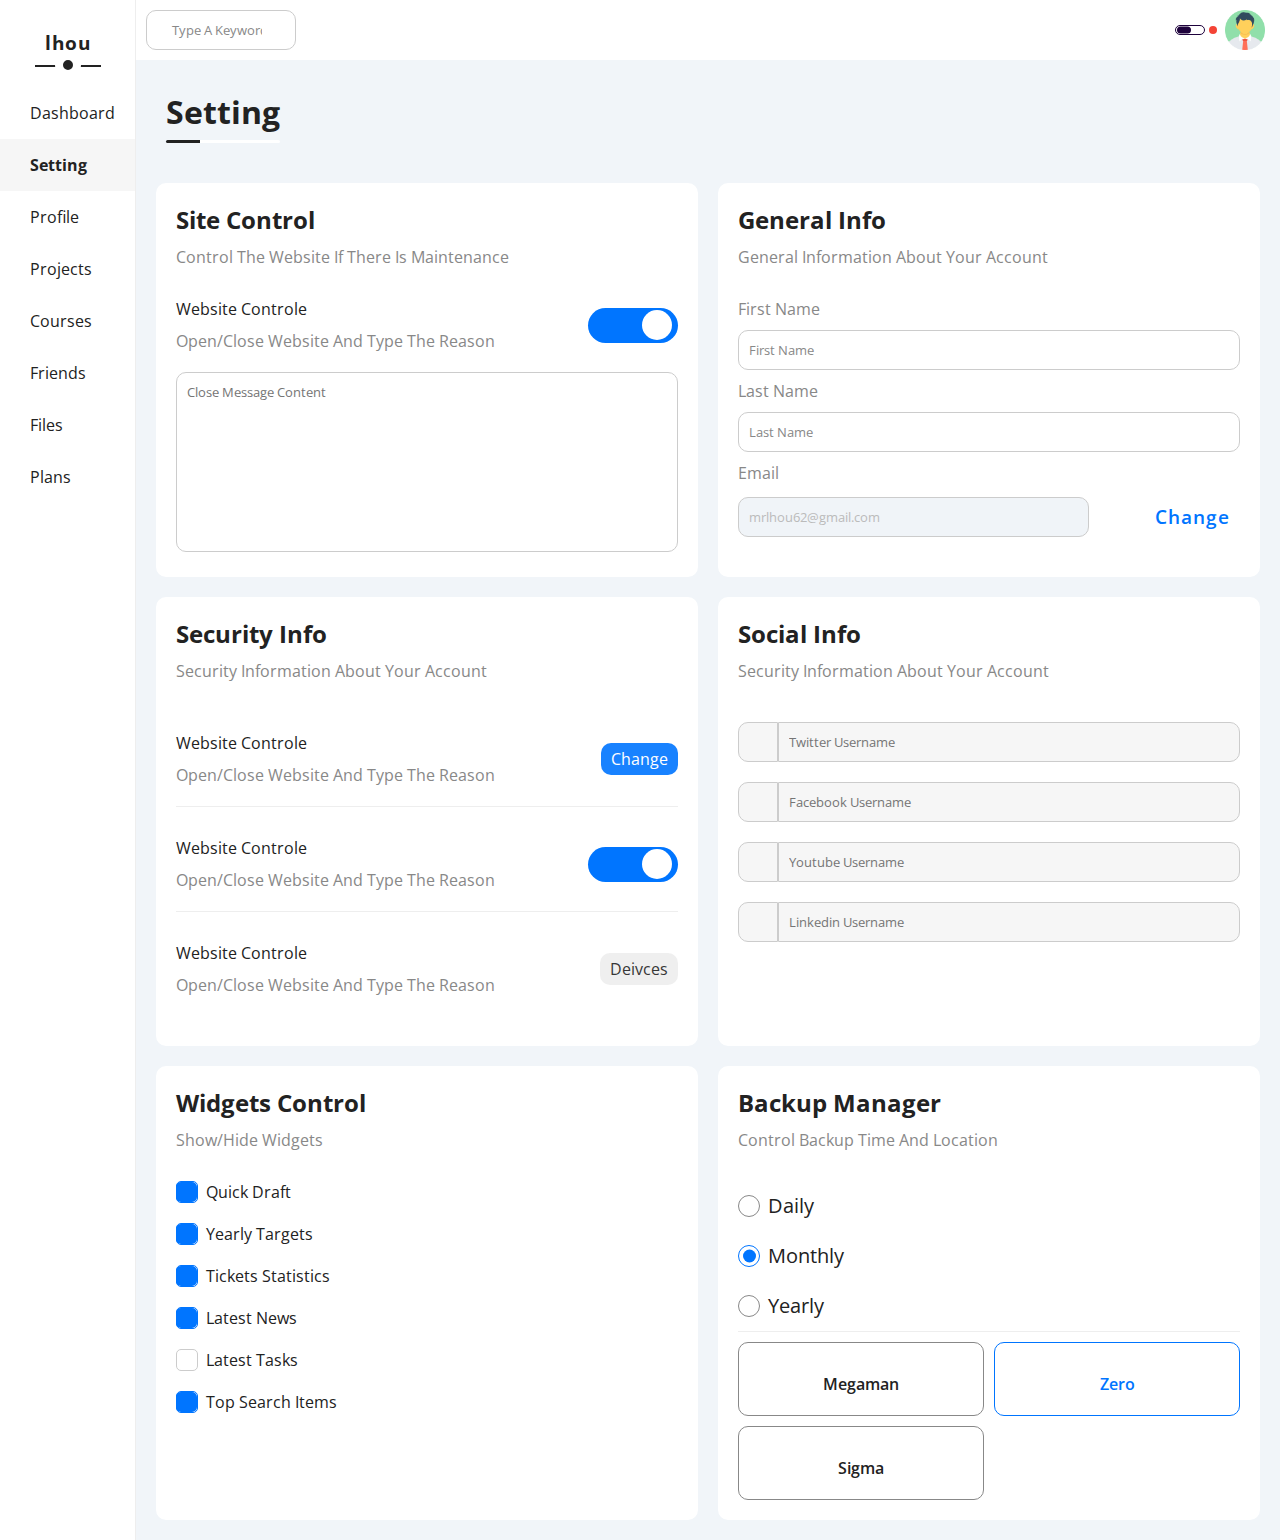
<file: setting.html>
<!DOCTYPE html>
<html lang="en">
  <head>
    <meta charset="UTF-8" />
    <meta http-equiv="X-UA-Compatible" content="IE=edge" />
    <meta name="viewport" content="width=device-width, initial-scale=1.0" />
    <title>Settings</title>
    <!-- External files -->
    <!-- ===== Css Files -->
    <link rel="stylesheet" href="css/main.css" />
    <link rel="stylesheet" href="css/slideBar.css" />
    <link rel="stylesheet" href="css/ct-header.css" />
    <link rel="stylesheet" href="css/framework.css" />
    <link rel="stylesheet" href="css/setting.css" />
    <!-- ==== Font Awsome Icons -->
    <link
      rel="stylesheet"
      href="https://cdnjs.cloudflare.com/ajax/libs/font-awesome/6.3.0/css/all.min.css"
      integrity="sha512-SzlrxWUlpfuzQ+pcUCosxcglQRNAq/DZjVsC0lE40xsADsfeQoEypE+enwcOiGjk/bSuGGKHEyjSoQ1zVisanQ=="
      crossorigin="anonymous"
      referrerpolicy="no-referrer"
    />
  </head>
  <body>
    <div class="page">
            <span class="up flex ali-center tr-0-4s" id="up"><i class="fa-solid fa-caret-up"></i></span>
      <div class="slideBar tr-0-4s p-t-20 bg-white">
        <h3 class="tr-0-4s">lhou</h3>
        <ul>
          <li>
            <a href="index.html"
              ><i class="fa-solid fa-chart-line fa-fw"></i>
              <span>dashboard</span></a
            >
          </li>
          <li>
            <a class="active" href="setting.html"
              ><i class="fa-solid fa-gear fa-fw"></i><span>setting</span></a
            >
          </li>
          <li>
            <a href="profile.html"
              ><i class="fa-regular fa-user fa-fw"></i><span>profile</span></a
            >
          </li>
          <li>
            <a href="projects.html"
              ><i class="fa-solid fa-diagram-project fa-fw"></i
              ><span>projects</span></a
            >
          </li>
          <li>
            <a href="courses.html"
              ><i class="fa-solid fa-graduation-cap fa-fw"></i
              ><span>courses</span></a
            >
          </li>
          <li>
            <a href="friends.html"
              ><i class="fa-regular fa-circle-user fa-fw"></i
              ><span>friends</span></a
            >
          </li>
          <li>
            <a href="files.html"
              ><i class="fa-regular fa-file fa-fw"></i><span>files</span></a
            >
          </li>
          <li>
            <a href="plans.html"
              ><i class="fa-regular fa-credit-card fa-fw"></i
              ><span>plans</span></a
            >
          </li>
        </ul>
      </div>
      <div class="content">
        <header>
          <div class="search-box">
            <input
              type="search"
              placeholder="type a keyword"
              class="br-rd-10"
            />
            <i class="fa-solid fa-magnifying-glass"></i>
          </div>
          <div class="icons">
            <span class="light-dark p-relative br-rd-10"></span>
            <span class="notification"><i class="fa-regular fa-bell"></i></span>
            <div class="img br-rd-circle">
              <img src="imgs/user.png" alt="user" />
            </div>
          </div>
        </header>
        <h1 class="page-name">setting</h1>
        <div class="content-boxes p-20 grid ali-center">
          <div class="site-control tr-0-4s h-full bg-white br-rd-10 p-20">
            <div class="head-info txt-cap m-b-10">
              <h2 class="m-b-10">site control</h2>
              <p>control the website if there is maintenance</p>
            </div>
            <div class="box-body p-t-20">
              <div class="flex ali-center j-s-b">
                <div class="txt-cap">
                  <span class="m-b-10 block">website controle</span>
                  <p style="color: var(--gray)">
                    open/close website and type the reason
                  </p>
                </div>
                <label>
                  <input type="checkbox" class="type-toggle" checked />
                  <div class="toggle-switch p-relative"></div>
                </label>
              </div>
              <textarea
                placeholder="Close Message Content"
                class="br-rd-10 tr-0-4s"
              ></textarea>
            </div>
          </div>
          <div class="general-info tr-0-4s h-full bg-white br-rd-10 p-20">
            <div class="head-info txt-cap m-b-10">
              <h2 class="m-b-10">general info</h2>
              <p>General Information About Your Account</p>
            </div>
            <div class="box-body p-t-20">
              <form class="flex txt-cap">
                <label class="m-b-10">first name</label>
                <input
                  type="text"
                  placeholder="first name"
                  class="m-b-10 br-rd-10"
                />
                <label class="m-b-10">last name</label>
                <input
                  type="text"
                  placeholder="last name"
                  class="m-b-10 br-rd-10"
                />
                <label class="m-b-10">email</label>
                <div class="flex ali-center j-s-b">
                  <input
                    type="email"
                    value="mrlhou62@gmail.com"
                    disabled
                    class="br-rd-10"
                  />
                  <input type="submit" value="change" class="txt-cap" />
                </div>
              </form>
            </div>
          </div>
          <div class="security tr-0-4s h-full bg-white br-rd-10 p-20">
            <div class="head-info txt-cap m-b-10">
              <h2 class="m-b-10">security info</h2>
              <p>security information about your account</p>
            </div>
            <div class="box-body p-t-20">
              <div class="flex ali-center j-s-b m-b-10">
                <div class="txt-cap">
                  <span class="m-b-10 block">website controle</span>
                  <p style="color: var(--gray)">
                    open/close website and type the reason
                  </p>
                </div>
                <a href="#" class="txt-cap br-rd-10 cl-white bg-blue tr-0-4s"
                  >change</a
                >
              </div>
              <div class="flex ali-center j-s-b m-b-10">
                <div class="txt-cap">
                  <span class="m-b-10 block">website controle</span>
                  <p style="color: var(--gray)">
                    open/close website and type the reason
                  </p>
                </div>
                <label>
                  <input type="checkbox" class="type-toggle" checked />
                  <div class="toggle-switch p-relative"></div>
                </label>
              </div>
              <div class="flex ali-center j-s-b m-b-10">
                <div class="txt-cap">
                  <span class="m-b-10 block">website controle</span>
                  <p style="color: var(--gray)">
                    open/close website and type the reason
                  </p>
                </div>
                <a href="#" class="txt-cap br-rd-10 tr-0-4s">deivces</a>
              </div>
            </div>
          </div>
          <div class="social-info tr-0-4s h-full bg-white br-rd-10 p-20">
            <div class="head-info txt-cap m-b-10">
              <h2 class="m-b-10">social info</h2>
              <p>security information about your account</p>
            </div>
            <div class="box-body p-t-20">
              <ul>
                <li class="flex">
                  <input type="text" placeholder="twitter username" />
                  <label><i class="fa-brands fa-twitter tr-0-4s"></i></label>
                </li>
                <li class="flex">
                  <input type="text" placeholder="facebook username" />
                  <label><i class="fa-brands fa-facebook-f tr-0-4s"></i></label>
                </li>
                <li class="flex">
                  <input type="text" placeholder="youtube username" />
                  <label><i class="fa-brands fa-youtube tr-0-4s"></i></label>
                </li>
                <li class="flex">
                  <input type="text" placeholder="linkedin username" />
                  <label
                    ><i class="fa-brands fa-linkedin-in tr-0-4s"></i
                  ></label>
                </li>
              </ul>
            </div>
          </div>
          <div class="widgets-control tr-0-4s h-full bg-white br-rd-10 p-20">
            <div class="head-info txt-cap m-b-10">
              <h2 class="m-b-10">widgets control</h2>
              <p>show/hide widgets</p>
            </div>
            <div class="box-body p-t-20">
              <ul>
                <li class="m-b-10 txt-cap">
                  <input
                    type="checkbox"
                    id="check1"
                    class="type-toggle"
                    checked
                  />
                  <label for="check1" class="p-relative">quick draft</label>
                </li>
                <li class="m-b-10 txt-cap">
                  <input
                    type="checkbox"
                    id="check2"
                    class="type-toggle"
                    checked
                  />
                  <label for="check2" class="p-relative">yearly targets</label>
                </li>
                <li class="m-b-10 txt-cap">
                  <input
                    type="checkbox"
                    id="check3"
                    class="type-toggle"
                    checked
                  />
                  <label for="check3" class="p-relative"
                    >Tickets Statistics</label
                  >
                </li>
                <li class="m-b-10 txt-cap">
                  <input
                    type="checkbox"
                    id="check4"
                    class="type-toggle"
                    checked
                  />
                  <label for="check4" class="p-relative">Latest News</label>
                </li>
                <li class="m-b-10 txt-cap">
                  <input type="checkbox" id="check5" class="type-toggle" />
                  <label for="check5" class="p-relative">Latest Tasks</label>
                </li>
                <li class="m-b-10 txt-cap">
                  <input
                    type="checkbox"
                    id="check6"
                    class="type-toggle"
                    checked
                  />
                  <label for="check6" class="p-relative"
                    >Top Search Items</label
                  >
                </li>
              </ul>
            </div>
          </div>
          <div class="backup-manager tr-0-4s h-full bg-white br-rd-10 p-20">
            <div class="head-info txt-cap m-b-10">
              <h2 class="m-b-10">backup manager</h2>
              <p>control backup time and location</p>
            </div>
            <div class="box-body p-t-20">
              <ul class="dates m-b-10">
                <li>
                  <input type="radio" name="time" id="daily" />
                  <label for="daily" class="txt-cap p-relative">daily</label>
                </li>
                <li>
                  <input type="radio" name="time" id="monthly" checked />
                  <label for="monthly" class="txt-cap p-relative">
                    monthly
                  </label>
                </li>
                <li>
                  <input type="radio" name="time" id="yearly" />
                  <label for="yearly" class="txt-cap p-relative">yearly</label>
                </li>
              </ul>
              <ul class="servers grid">
                <li>
                  <input type="radio" name="server" id="megaman" />
                  <label for="megaman" class="txt-cap">
                    <i class="fa-solid fa-server m-b-10"></i>
                    <span>megaman</span>
                  </label>
                </li>
                <li>
                  <input type="radio" name="server" id="zero" checked />
                  <label for="zero" class="txt-cap">
                    <i class="fa-solid fa-server m-b-10"></i>
                    <span>zero</span>
                  </label>
                </li>
                <li>
                  <input type="radio" name="server" id="sigma" />
                  <label for="sigma" class="txt-cap">
                    <i class="fa-solid fa-server m-b-10"></i>
                    <span>sigma</span>
                  </label>
                </li>
              </ul>
            </div>
          </div>
        </div>
      </div>
    </div>
    <!-- File External -->
    <script src="js/main.js"></script>
  </body>
</html>
</file>
<file: css/main.css>
/* Font Google (Open Sans) */
@import url("https://fonts.googleapis.com/css2?family=Open+Sans:wght@400;500;600;700&display=swap");

* {
  box-sizing: border-box;
  margin: 0;
  padding: 0;
  font-family: "Open Sans", sans-serif;
}
*:focus {
  outline: none;
}
::-webkit-scrollbar {
  width: 15px;
}
::-webkit-scrollbar-track {
  background-color: white;
}
::-webkit-scrollbar-thumb {
  background-color: #0075ff;
}
::-webkit-scrollbar-thumb:hover {
  background-color: #0075ff;
}
html,
body {
  overflow-x: hidden;
}
.page {
  display: flex;
  background-color: #f1f5f9;
  transition: 0.4s;
  -webkit-transition: 0.4s;
  -moz-transition: 0.4s;
  -ms-transition: 0.4s;
  -o-transition: 0.4s;
  color: var(--black);
}
.page.dark {
  background-color: var(--dark-mode);
  color: var(--bg);
}
.content {
  flex: 1;
}
.content.dark .page-name {
  color: var(--bg);
}
.content .page-name {
  padding: 30px;
  position: relative;
  width: fit-content;
  text-transform: capitalize;
  color: var(--black);
  transition: 0.4s;
  -webkit-transition: 0.4s;
  -moz-transition: 0.4s;
  -ms-transition: 0.4s;
  -o-transition: 0.4s;
}
.content .page-name::before {
  position: absolute;
  content: "";
  width: calc(100% - 60px);
  height: 3px;
  background: linear-gradient(
    to right,
    var(--black) 30%,
    var(--white) 30% 100%
  );
  bottom: 20px;
  left: 30px;
  border-radius: 10px;
  -webkit-border-radius: 10px;
  -moz-border-radius: 10px;
  -ms-border-radius: 10px;
  -o-border-radius: 10px;
}
.content.dark .page-name::before {
  background: linear-gradient(
    to right,
    var(--dark-mode-alt-two) 30%,
    var(--bg) 30% 100%
  );
}
ul {
  list-style: none;
}

a {
  text-decoration: none;
}
p {
  color: var(--gray);
}

.content-boxes {
  grid-template-columns: repeat(auto-fill, minmax(450px, 1fr));
  gap: 20px;
}
@media (max-width: 767px) {
  .content-boxes {
    grid-template-columns: repeat(auto-fill, minmax(250px, 1fr));
    grid-template-rows: auto;
  }
}

/* Colors and Sizes*/
:root {
  --green: #22c55e;
  --red: #f44336;
  --blue: #0075ff;
  --orange: #f59e0b;
  --gray: #888;
  --white: #fff;
  --black: #222;
  --bg: #eee;
  --dark-mode: rgb(30, 2, 60);
  --dark-mode-alt: #3c0e6a;
  --dark-mode-alt-two: #2b0552;
  --fa-style-family-classic: "Font Awesome 6 Free";
}

input[type="checkbox"],
input[type="radio"] {
  -webkit-appearance: none;
  appearance: none;
  display: none;
}

.toggle-switch {
  width: 90px;
  height: 35px;
  border-radius: 20px;
  background-color: var(--bg);
  cursor: pointer;
  transition: 0.4s;
  -webkit-transition: 0.4s;
  -moz-transition: 0.4s;
  -ms-transition: 0.4s;
  -o-transition: 0.4s;
}
.page.dark .toggle-switch{
  background-color: var(--dark-mode-alt-two);
}
.type-toggle:checked + .toggle-switch {
  background-color: var(--blue);
}
.type-toggle:checked + .toggle-switch::before {
  content: "\f00c";
  color: var(--blue);
  right: 6px;
}
.toggle-switch::before {
  font-family: var(--fa-style-family-classic);
  content: "\f00d";
  position: absolute;
  font-weight: 900;
  font-size: 20px;
  top: 50%;
  transform: translateY(-50%);
  right: 60%;
  width: 30px;
  height: 30px;
  text-align: center;
  line-height: 30px;
  border-radius: 50%;
  background-color: var(--white);
  color: var(--gray);
  transition: 0.4s;
  -webkit-transition: 0.4s;
  -moz-transition: 0.4s;
  -ms-transition: 0.4s;
  -o-transition: 0.4s;
}

.content-courses,
.content-friends {
  grid-template-columns: repeat(auto-fill, minmax(250px, 1fr));
  gap: 20px;
}

.up{
    width: 40px;
    height: 40px;
    bottom: 10px;
    right: 10px;
    background-color: #2196f3;
    color: var(--bg);
    justify-content: center;
    cursor: pointer;
    position: fixed;
    visibility: hidden;
    opacity: 0;
    z-index: 100;
}
.up.show{
      visibility: visible;
    opacity: 1;
}
    .up::before{
    content: '';
    position: absolute;
    width: 0%;
    height: 100%;
    background-color:  var(--blue);
    z-index: -1;
    transition: .4s;
    -webkit-transition: .4s;
    -moz-transition: .4s;
    -ms-transition: .4s;
    -o-transition: .4s;
    left: 0;
}
    .page.dark .up::before{
      background-color: var(--dark-mode-alt-two);
    }
.up:hover::before{
  width: 100%;
}
</file>
<file: css/slideBar.css>
/* Start Slide */
.slideBar {
  min-height: 100vh;
  border-right: 1px solid var(--bg);
}
.slideBar.dark {
  background-color: var(--dark-mode);
  border-right: 1px solid var(--dark-mode-alt);
}
.slideBar h3 {
  letter-spacing: 1px;
  text-align: center;
  position: relative;
  color: var(--black);
  border-bottom: 2px solid var(--black);
  padding: 10px;
  width: fit-content;
  margin: auto;
  margin-bottom: 20px;
}
.slideBar.dark h3 {
  border-color: var(--bg);
  color: var(--bg);
}
.slideBar h3::before {
  position: absolute;
  content: "";
  bottom: -13px;
  left: 50%;
  width: 10px;
  height: 10px;
  background-color: var(--black);
  border: 8px solid var(--white);
  border-radius: 50%;
  transform: translateX(-50%);
  -webkit-transform: translateX(-50%);
  -moz-transform: translateX(-50%);
  -ms-transform: translateX(-50%);
  -o-transform: translateX(-50%);
  -webkit-border-radius: 50%;
  -moz-border-radius: 50%;
  -ms-border-radius: 50%;
  -o-border-radius: 50%;
  transition: 0.4s;
  -webkit-transition: 0.4s;
  -moz-transition: 0.4s;
  -ms-transition: 0.4s;
  -o-transition: 0.4s;
}
.slideBar.dark h3::before {
  background-color: var(--bg);
  border-color: var(--dark-mode-alt);
}
.slideBar a {
  color: var(--black);
  padding: 15px 20px;
  display: flex;
  align-items: center;
}
.slideBar.dark a {
  color: var(--bg);
}

.slideBar a.active {
  font-weight: bold;
}
.slideBar a span {
  margin-left: 10px;
  text-transform: capitalize;
}
/* End Slide */

/* Start Media Query */
@media (max-width: 767px) {
  .slideBar {
    padding: 10px 0;
  }
  .slideBar h3 {
    border: none;
  }
  .slideBar h3::before {
    display: none;
  }
  .slideBar a span {
    display: none;
  }
}

/* Shared Values */

.slideBar.dark a.active,
.slideBar.dark li:hover {
  background-color: var(--dark-mode-alt);
}

.slideBar a.active,
.slideBar li:hover {
  background-color: #f6f6f6;
}
</file>
<file: css/ct-header.css>
/* Start Header Content  */
header {
  display: flex;
  justify-content: space-between;
  background-color: var(--white);
}
.content.dark header {
  background-color: var(--dark-mode-alt-two);
}
header .search-box {
  padding: 10px;
  position: relative;
}
header .search-box input {
  text-indent: 5px;
  border: 1px solid #ccc;
  padding: 10px 20px;
  width: 150px;
  transition: 0.4s;
  -webkit-transition: 0.4s;
  -moz-transition: 0.4s;
  -ms-transition: 0.4s;
  -o-transition: 0.4s;
}
.content.dark header .search-box input {
  border-color: var(--bg);
  color: var(--bg);
  background-color: var(--dark-mode);
}
header .search-box input:focus {
  width: 180px;
}
header .search-box input::placeholder {
  text-transform: capitalize;
  color: #888;
}
.content.dark header .search-box input::placeholder {
  color: var(--bg);
}
header .search-box input:focus::placeholder {
  opacity: 0;
}
header .search-box i {
  position: absolute;
  top: 50%;
  left: 14px;
  color: #ccc;
  transform: translateY(-50%);
  transition: 0.4s;
  -webkit-transition: 0.4s;
  -moz-transition: 0.4s;
  -ms-transition: 0.4s;
  -o-transition: 0.4s;
}
.content.dark header .search-box i {
  color: var(--bg);
}
header .icons {
  display: flex;
  justify-content: flex-end;
  align-items: center;
  padding-right: 15px;
}
header .icons .notification {
  margin-right: 10px;
  position: relative;
}
header .icons .notification::before {
  content: "";
  position: absolute;
  width: 8px;
  height: 8px;
  right: -2px;
  background-color: #f44336;
  border-radius: 50%;
  -webkit-border-radius: 50%;
  -moz-border-radius: 50%;
  -ms-border-radius: 50%;
  -o-border-radius: 50%;
  top: -4px;
}
header .icons .light-dark {
  width: 30px;
  height: 10px;
  border: 1px solid var(--dark-mode);
  margin-right: 10px;
  transition: 0.4s;
  -webkit-transition: 0.4s;
  -moz-transition: 0.4s;
  -ms-transition: 0.4s;
  -o-transition: 0.4s;
  cursor: pointer;
}
.content.dark header .icons .light-dark {
  border-color: var(--bg);
}
header .icons .light-dark::before {
  content: "";
  position: absolute;
  left: 28%;
  top: 50%;
  transform: translate(-50%, -50%);
  width: 50%;
  height: 90%;
  border-radius: 10px;
  background-color: var(--dark-mode);
  transition: 0.4s;
  -webkit-transform: translate(-50%, -50%);
  -moz-transform: translate(-50%, -50%);
  -ms-transform: translate(-50%, -50%);
  -o-transform: translate(-50%, -50%);
}
.content.dark header .icons .light-dark::before {
  left: 70%;
  background-color: var(--bg);
}
header .icons .notification i {
  font-size: 20px;
  transition: 0.4s;
  -webkit-transition: 0.4s;
  -moz-transition: 0.4s;
  -ms-transition: 0.4s;
  -o-transition: 0.4s;
}
.content.dark header .icons .notification i {
  color: var(--bg);
}
header .icons .img {
  width: 40px;
  height: 40px;
  transition: 0.4s;
  -webkit-transition: 0.4s;
  -moz-transition: 0.4s;
  -ms-transition: 0.4s;
  -o-transition: 0.4s;
}
.content.dark header .icons .img {
  border: 2px solid var(--bg);
}
header .icons .img img {
  width: 100%;
}
/* End Header Content  */
/* Content Header */
</file>
<file: css/dash.css>
/* Start Dash */
/* Welcome Part */
.head {
  background-color: var(--bg);
  border-radius: 8px 8px 0 0;
}
.head .img {
  width: 200px;
  height: 100px;
}
.head .img img {
  object-fit: cover;
}
.head .user {
  width: 10%;
  top: 100%;
  transform: translateY(-50%);
  left: 20px;
  -webkit-transform: translateY(-50%);
  -moz-transform: translateY(-50%);
  -ms-transform: translateY(-50%);
  -o-transform: translateY(-50%);
}
@media (max-width: 767px) {
  .head .user {
    width: 15%;
    left: 50%;
    transform: translate(-50%, -50%);
    -webkit-transform: translate(-50%, -50%);
    -moz-transform: translate(-50%, -50%);
    -ms-transform: translate(-50%, -50%);
    -o-transform: translate(-50%, -50%);
  }
}
.head-info h2 {
  letter-spacing: 1px;
}
.head-info p {
  padding-left: 6px;
}
.welcome .box-body {
  margin-top: 40px;
  border-bottom: 1px solid #ccc;
  border-top: 1px solid #ccc;
  padding: 30px 0;
  justify-content: space-around;
}
@media (max-width: 767px) {
  .welcome .box-body {
    flex-direction: column;
    justify-content: center;
  }
}
.welcome .box-body div {
  flex-direction: column;
  text-align: center;
  line-height: 2;
  margin-bottom: 10px;
}
.welcome .box-body span:first-child {
  font-size: 20px;
  font-weight: 600;
  letter-spacing: 1px;
}
.welcome .box-body span:last-child {
  font-size: 14px;
}

.Quixk-Draft a {
  margin-right: 0;
}

@media (max-width: 767px) {
  .welcome a,
  .Quixk-Draft a {
    margin-right: 10px;
  }
}

/* Quixk Draft Part */
.Quixk-Draft .box-body {
  flex-direction: column;
}
.Quixk-Draft .box-body input {
  padding: 5px 10px;
  background-color: var(--bg);
  outline: none;
  border: 1px #ccc solid;
  margin: 20px 0;
}
.Quixk-Draft .box-body textarea {
  padding: 10px;
  background-color: var(--bg);
  border: 1px #ccc solid;
  height: 180px;
  resize: none;
}
/* Yearly Targets Part */
.Yearly-Targets .box-body {
  padding: 20px 0;
}
.Yearly-Targets .box-body > div {
  padding: 10px 0;
}
.Yearly-Targets .box-body div .icon {
  display: block;
  width: 80px;
  height: 80px;
  text-align: center;
  line-height: 80px;
  font-size: 25px;
  margin-right: 15px;
}
.Yearly-Targets .box-body div:first-child .icon {
  background-color: rgb(0 117 255 / 20%);
}
.Yearly-Targets .box-body div:nth-child(2) .icon {
  background-color: rgb(245 158 11 / 20%);
}
.Yearly-Targets .box-body div:last-child .icon {
  background-color: rgb(34 197 94 / 20%);
}

.Yearly-Targets .box-body div .info {
  flex-direction: column;
  flex: 1;
}
.Yearly-Targets .box-body div .info .number {
  font-size: 17px;
  font-weight: bold;
  margin: 7px 0;
}
.Yearly-Targets .box-body div .info .progress {
  display: block;
  height: 5px;
}
.Yearly-Targets .box-body div .info .progress::before {
  content: "";
  position: absolute;
  left: 0;
  top: 0;
  border-radius: 10px;
  -webkit-border-radius: 10px;
  -moz-border-radius: 10px;
  -ms-border-radius: 10px;
  -o-border-radius: 10px;
  height: 100%;
}
.Yearly-Targets .box-body div .info .progress::after {
  position: absolute;
  content: attr(data-prog);
  top: -36px;
  padding: 2px 5px;
  border-radius: 10px;
  color: var(--white);
}
.Yearly-Targets .box-body div:first-child .info .progress {
  background-color: rgb(0 117 255 / 20%);
}
.Yearly-Targets .box-body div:nth-child(2) .info .progress {
  background-color: rgb(245 158 11 / 20%);
}
.Yearly-Targets .box-body div:last-child .info .progress {
  background-color: rgb(34 197 94 / 20%);
}

.Yearly-Targets .box-body div:first-child .info .progress::before {
  width: 80%;
}
.Yearly-Targets .box-body div:first-child .info .progress::after {
  left: 75%;
}
.Yearly-Targets .box-body div:nth-child(2) .info .progress::before {
  width: 55%;
}
.Yearly-Targets .box-body div:nth-child(2) .info .progress::after {
  left: 50%;
}
.Yearly-Targets .box-body div:last-child .info .progress::before {
  width: 75%;
}
.Yearly-Targets .box-body div:last-child .info .progress::after {
  left: 70%;
}
.Yearly-Targets .box-body div .info .progress .brd {
  top: -10px;
  border-style: solid;
  border-width: 7px;
}
.Yearly-Targets .box-body div:first-child .info .progress .brd {
  border-color: var(--blue) transparent transparent transparent;
  left: 78%;
}
.Yearly-Targets .box-body div:nth-child(2) .info .progress .brd {
  border-color: var(--orange) transparent transparent transparent;
  left: 53%;
}
.Yearly-Targets .box-body div:last-child .info .progress .brd {
  border-color: var(--green) transparent transparent transparent;
  left: 73%;
}

/* Tickets-Statistics Part */
.Tickets-Statistics .box-body {
  padding: 20px 0;
  flex-wrap: wrap;
}
.Tickets-Statistics .box-body div {
  width: calc(50% - 10px);
  justify-content: center;
  flex-direction: column;
  height: 100%;
  border: 1px solid #ccc;
  margin-bottom: 10px;
}
@media (max-width: 767px) {
  .Tickets-Statistics .box-body div {
    width: 100%;
  }
}
.Tickets-Statistics .box-body div i {
  font-size: 30px;
}
.Tickets-Statistics .box-body div .number {
  font-size: 35px;
  font-weight: 600;
  margin: 10px 0;
}

/* Latest News Part */

.Latest-News .box-body > div img {
  max-width: 20%;
}
.Latest-News .box-body div .info {
  flex: 1;
  padding-left: 20px;
}

@media (max-width: 767px) {
  .Latest-News .head-info {
    text-align: center;
  }
  .Latest-News .box-body > div {
    flex-direction: column;
    text-align: center;
    justify-content: center;
  }
  .Latest-News .box-body > div img {
    max-width: 50%;
  }
  .Latest-News .box-body div .info {
    padding-left: 0;
    margin: 10px 0;
  }
}

/* Latest Tasks Part */

.Latest-Tasks .box-body div i {
  font-size: 18px;
  cursor: pointer;
}

/* Top-Search-Items Part */
.Top-Search-Items .head-info div {
  font-size: 18px;
}

/* Latest Uploads Part */
.Latest-Uploads .box-body > div {
  padding: 20px 0;
}
.Latest-Uploads .box-body img {
  width: 40px;
  height: 40px;
}
.Latest-Uploads .box-body > div .info {
  flex: 1;
  padding-left: 10px;
  line-height: 1.5;
}
.Latest-Uploads .box-body > div .info span {
  text-transform: lowercase;
}
@media (max-width: 767px) {
  .Latest-Uploads .box-body > div .info h3,
  .Latest-Uploads .box-body > div .info p {
    font-size: 14px;
  }
}

/* Last Project Progress Part */
.Last-Project-Progress img {
  width: 40%;
  right: 10px;
  bottom: 0;
  opacity: 0.1;
}
.Last-Project-Progress .box-body {
  line-height: 2;
  padding: 20px 0;
}
.Last-Project-Progress .box-body::before {
  content: "";
  position: absolute;
  width: 3px;
  height: 190px;
  left: 11px;
  top: 41px;
}
.Last-Project-Progress .box-body li {
  margin-bottom: 20px;
  font-weight: 600;
}
@media (max-width: 767px) {
  .Last-Project-Progress .box-body li {
    font-size: 12px;
  }
  .Last-Project-Progress .box-body::before {
    height: 185px;
  }
}
.Last-Project-Progress .box-body li span {
  display: block;
  width: 25px;
  height: 25px;
  margin-right: 10px;
  border: 2px solid var(--white);
  outline: 2px solid var(--blue);
  z-index: 2;
}
.Last-Project-Progress .box-body li.keeping span {
  animation: animate 0.5s alternate infinite;
  -webkit-animation: animate 0.5s alternate infinite;
}

@keyframes animate {
  from {
    background-color: var(--blue);
  }
  to {
    background-color: var(--white);
  }
}

/* Reminders Part */

.Reminders .box-body li {
  margin-bottom: 25px;
  padding-left: 60px;
}
.Reminders .box-body li::before {
  width: 15px;
  height: 15px;
  border-radius: 50%;
  left: 5px;
}
.Reminders .box-body li::after {
  width: 2px;
  height: 100%;
  left: 40px;
}

.Reminders .box-body li p {
  margin-top: 5px;
  font-size: 15px;
}

/* latest posts Part */

.latest-posts .user-info {
  margin-bottom: 20px;
}
.latest-posts .user-info img {
  width: 60px;
  height: 60px;
}
.latest-posts .user-info div {
  padding-left: 15px;
}
.latest-posts .user-info div h3 {
  margin-bottom: 5px;
}
.latest-posts .user-desc {
  line-height: 2;
  margin: 20px 0;
  padding: 40px 0;
  border-style: solid;
  border-color: var(--bg) transparent var(--bg) transparent;
  border-width: 1px;
}
.latest-posts .reacts i {
  margin-right: 5px;
}

/* Social Media Stats Part */

.Social-Media-Stats .box-body li {
  margin-bottom: 10px;
}
.Social-Media-Stats .box-body li span {
  flex: 1;
  margin-left: 10px;
}
.Social-Media-Stats .box-body li a {
  display: block;
  padding: 5px;
  font-size: 13px;
  border-radius: 5px;
  margin-right: 10px;
}
.Social-Media-Stats .box-body li i {
  width: 60px;
  height: 60px;
  line-height: 60px;
  text-align: center;
  font-size: 30px;
}
.Social-Media-Stats .box-body li i:hover {
  transform: rotate(5deg);
  -webkit-transform: rotate(5deg);
  -moz-transform: rotate(5deg);
  -ms-transform: rotate(5deg);
  -o-transform: rotate(5deg);
}
.Social-Media-Stats .box-body .twitter {
  background-color: rgb(29 161 242 / 20%);
}

.Social-Media-Stats .box-body .twitter span {
  color: #1da1f2;
}

.Social-Media-Stats .box-body .facebook {
  background-color: rgb(24 119 242 / 20%);
}

.Social-Media-Stats .box-body .facebook span {
  color: #1877f2;
}

.Social-Media-Stats .box-body .youtube {
  background-color: rgb(255 0 0 / 20%);
}

.Social-Media-Stats .box-body .youtube span {
  color: #ff0000;
}

.Social-Media-Stats .box-body .linkedin {
  background-color: rgb(0 119 181 / 20%);
}

.Social-Media-Stats .box-body .linkedin span {
  color: #0077b5;
}

/* Projects Part */
.projects {
  min-width: calc(100% * 2);
  overflow-x: auto;
}
.projects .box-body {
  overflow-x: auto;
}
@media (max-width: 767px) {
}

.projects table .imgs img {
  width: 30px;
  height: 30px;
}
.projects table .imgs img:not(:first-child) {
  margin-left: -10px;
}

/*  */

.content-table {
  border-collapse: collapse;
  margin: 25px 0;
  font-size: 0.9em;
  min-width: 100%;
  border-radius: 5px 5px 0 0;
}
@media (max-width: 767px) {
  .content-table {
    min-width: 420%;
  }
}
.content-table thead tr {
  background-color: var(--bg);
  text-align: left;
  font-weight: bold;
  display: table-cell;
  font-size: 16px;
}

.content-table tbody tr {
  border-bottom: 1px solid #dddddd;
}

.content-table tbody tr:hover {
  background-color: var(--bg);
}

.content-table tbody tr:last-of-type {
  border-bottom: 2px solid #009879;
}

.content-table tbody tr span {
  display: block;
  padding: 5px 10px;
  text-align: center;
  width: fit-content;
  font-weight: bold;
}
/* End Dash */

/* Shared Values */
.Yearly-Targets .box-body div:first-child .info .progress::after,
.Yearly-Targets .box-body div:first-child .info .progress::before,
.Reminders .box-body li:first-child:before,
.Reminders .box-body li:first-child:after,
.Last-Project-Progress .box-body::before {
  background-color: var(--blue);
}
.welcome a,
.Quixk-Draft a {
  justify-content: center;
  margin: 20px;
  padding: 5px;
  width: 100px;
  text-align: center;
  float: right;
  opacity: 0.9;
  font-size: 14px;
}
.welcome a:hover,
.Quixk-Draft a:hover {
  opacity: 1;
}
.Yearly-Targets .box-body div:first-child .icon i,
.Tickets-Statistics .box-body div:nth-child(2) i {
  color: var(--blue);
}
.Yearly-Targets .box-body div:nth-child(2) .icon i,
.Tickets-Statistics .box-body div:first-child i {
  color: var(--orange);
}
.Yearly-Targets .box-body div:last-child .icon i,
.Tickets-Statistics .box-body div:nth-child(3) i {
  color: var(--green);
}
.Yearly-Targets .box-body div:nth-child(2) .info .progress::before,
.Yearly-Targets .box-body div:nth-child(2) .info .progress::after,
.Reminders .box-body li:nth-child(3):before,
.Reminders .box-body li:nth-child(3):after,
.content-table tbody td.pending span {
  background-color: var(--orange);
}
.Yearly-Targets .box-body div:last-child .info .progress::before,
.Yearly-Targets .box-body div:last-child .info .progress::after,
.Reminders .box-body li:nth-child(2):before,
.Reminders .box-body li:nth-child(2):after,
.content-table tbody td.comp span {
  background-color: var(--green);
}
.Tickets-Statistics .box-body div:last-child i,
.Latest-Tasks .box-body div i:hover {
  color: var(--red);
}
.Latest-News .box-body > div,
.Latest-Tasks .box-body > div,
.Top-Search-Items .box-body > div {
  padding-top: 15px;
}
.Latest-News .box-body > div:not(:last-child),
.Latest-Tasks .box-body > div:not(:last-child),
.Top-Search-Items .box-body > div:not(:last-child) {
  border-bottom: 1px solid var(--bg);
  padding: 15px 0;
}
.Latest-News .box-body div .info h3,
.Latest-Tasks .box-body div .info h3 {
  margin-bottom: 5px;
}
.Latest-News .box-body div .info p,
.Latest-Tasks .box-body div .info p {
  font-size: 15px;
}
.Latest-News .box-body div span,
.Top-Search-Items .box-body > div span:last-child,
.Latest-Uploads .box-body > div > span {
  display: block;
  padding: 10px;
  background-color: var(--bg);
  font-size: 13px;
}
.Latest-Tasks .box-body div:nth-last-of-type(2) .info h3,
.Latest-Tasks .box-body div:nth-last-of-type(2) .info p {
  text-decoration: line-through;
}
.Reminders .box-body li::before,
.Reminders .box-body li::after {
  content: "";
  position: absolute;
  top: 50%;
  transform: translateY(-50%);
}
.Reminders .box-body li:last-child:before,
.Reminders .box-body li:last-child:after,
.content-table tbody td.rej span {
  background-color: var(--red);
}
.Social-Media-Stats .box-body .twitter i,
.Social-Media-Stats .box-body .twitter a {
  background-color: #1da1f2;
}
.Social-Media-Stats .box-body .facebook i,
.Social-Media-Stats .box-body .facebook a {
  background-color: #1877f2;
}
.Social-Media-Stats .box-body .youtube i,
.Social-Media-Stats .box-body .youtube a {
  background-color: #ff0000;
}
.Social-Media-Stats .box-body .linkedin i,
.Social-Media-Stats .box-body .linkedin a {
  background-color: #0077b5;
}
.content-table th,
.content-table td {
  padding: 12px 15px;
}
/* Mode Dark */
.content.dark .head,
.content.dark .Latest-News .box-body div span,
.content.dark .Top-Search-Items .box-body > div span:last-child,
.content.dark .Latest-Uploads .box-body > div > span {
  background-color: var(--dark-mode-alt-two);
}
.content.dark .content-boxes > div {
  background-color: var(--dark-mode-alt);
}

.content.dark .Quixk-Draft .box-body input,
.content.dark .Quixk-Draft .box-body textarea {
  background: none;
  color: var(--bg);
}

.content.dark .content-table tbody tr:hover,
.content.dark .content-table thead tr {
  background-color: var(--dark-mode-alt-two);
}
</file>
<file: css/framework.css>
/* Paddings */
.p-20 {
  padding: 20px;
}
.p-t-20 {
  padding-top: 20px;
}
/* Margins*/
.m-b-10 {
  margin-bottom: 10px;
}
/* display flex */
.flex {
  display: flex;
}
/* display grid */
.grid {
  display: grid;
}
/* display block */
.block {
  display: block;
}
/* display none */
@media (max-width: 767px) {
  .none {
    display: none;
  }
}
/* border-radius 10px */
.br-rd-10 {
  border-radius: 10px;
  -webkit-border-radius: 10px;
  -moz-border-radius: 10px;
  -ms-border-radius: 10px;
  -o-border-radius: 10px;
}
/* border-radius 50% */
.br-rd-circle {
  border-radius: 50%;
  -webkit-border-radius: 50%;
  -moz-border-radius: 50%;
  -ms-border-radius: 50%;
  -o-border-radius: 50%;
}
/* align-items center */
.ali-center {
  align-items: center;
}
/* position relative */
.p-relative {
  position: relative;
}
/* position absolute */
.p-absolute {
  position: absolute;
}
/* text-transform: capitalize; */
.txt-cap {
  text-transform: capitalize;
}
/* Background white */
.bg-white {
  background-color: var(--white);
}
/* width full */
.w-full {
  width: 100%;
}
/* height full */
.h-full {
  height: 100%;
}
/*  justify-content space-between; */
.j-s-b {
  justify-content: space-between;
}
/* color gray */
.cl-gray {
  color: var(--gray);
}
/* color white */
.cl-white {
  color: var(--white);
}
/* Background blue */
.bg-blue {
  background-color: var(--blue);
}
/* Transition 0.4s */
.tr-0-4s {
  transition: 0.4s;
  -webkit-transition: 0.4s;
  -moz-transition: 0.4s;
  -ms-transition: 0.4s;
  -o-transition: 0.4s;
}
</file>
<file: css/courses.css>
/* courses */
.content-courses {
  grid-template-columns: repeat(auto-fill, minmax(250px, 1fr));
  gap: 20px;
}
.content-courses .user {
  width: 80px;
  height: 80px;
  border: 1px solid var(--white);
  top: 10px;
  left: 10px;
}
.box {
  transition: 0.4s;
  -webkit-transition: 0.4s;
  -moz-transition: 0.4s;
  -ms-transition: 0.4s;
  -o-transition: 0.4s;
}
.box .user img {
  width: 100%;
}
.box > img {
  width: 100%;
  border-top-right-radius: 10px;
  border-top-left-radius: 10px;
}
.box .desc p {
  line-height: 1.4;
  padding: 10px 0;
}
.box .desc {
  border-bottom: 1px solid var(--bg);
}
.box .icons {
  padding: 20px 10px;
  font-size: 13px;
}
.box a {
  width: 100px;
  text-align: center;
  padding: 5px 0;
  bottom: -15.8px;
  left: 50%;
  transform: translateX(-50%);
}

/* Mode Dark */
.content.dark .box {
  background-color: var(--dark-mode-alt);
}
</file>
<file: css/files.css>
/* Files */
/* 1- Content Filres */
.content-files {
  grid-template-columns: repeat(auto-fill, minmax(200px, 1fr));
  gap: 20px;
  flex-basis: 78%;
}
.box > i {
  top: 10px;
  left: 10px;
}
.box img {
  width: 80px;
  height: 80px;
  transition: 0.4s;
  -webkit-transition: 0.4s;
  -moz-transition: 0.4s;
  -ms-transition: 0.4s;
  -o-transition: 0.4s;
}
.box:hover img {
  transform: rotate(5deg);
  -webkit-transform: rotate(5deg);
  -moz-transform: rotate(5deg);
  -ms-transform: rotate(5deg);
  -o-transform: rotate(5deg);
}
.box .box-head {
  text-align: center;
}
.box .date-size {
  margin-top: 10px;
  padding: 10px 0 0;
  border-top: 1px solid var(--bg);
  font-size: 13px;
}
.box h4 {
  font-weight: 500;
}
.box > span {
  font-size: 13px;
}
/* 2- Upload Part */
.uplaod-part {
  flex-basis: 20%;
  height: fit-content;
}

.uplaod-part li {
  padding: 10px;
  border: 1px solid var(--bg);
}
.uplaod-part li .info {
  flex-direction: column;
  flex: 1;
}
.uplaod-part li .size,
.uplaod-part li .info span:last-child {
  font-size: 13px;
}
.uplaod-part li .info span:first-child {
  font-weight: 500;
}
.uplaod-part li i {
  width: 40px;
  height: 40px;
  display: flex;
  justify-content: center;
  align-items: center;
  margin-right: 5px;
}
.uplaod-part li:first-child i {
  background-color: rgb(0 117 255 / 20%);
  color: var(--blue);
}
.uplaod-part li:nth-child(2) i {
  background-color: rgb(34 197 94 / 20%);
  color: var(--green);
}
.uplaod-part li:nth-child(3) i {
  background-color: rgb(244 67 54 / 20%);
  color: var(--red);
}
.uplaod-part li:last-child i {
  background-color: rgb(245 158 11 / 20%);
  color: var(--orange);
}

.uplaod-part a {
  width: 95px;
  margin: 20px auto;
  padding: 10px;
  font-weight: 600;
  background-color: #2196f3;
  z-index: 3;
}
.uplaod-part a::before {
  content: "";
  position: absolute;
  left: 0;
  top: 0;
  width: 0;
  height: 100%;
  transition: 0.4s;
  -webkit-transition: 0.4s;
  -moz-transition: 0.4s;
  -ms-transition: 0.4s;
  -o-transition: 0.4s;
  background-color: var(--blue);
  z-index: -1;
  border-radius: 10px;
  -webkit-border-radius: 10px;
  -moz-border-radius: 10px;
  -ms-border-radius: 10px;
  -o-border-radius: 10px;
  padding: 0;
  margin: 0;
  box-sizing: border-box;
}
.uplaod-part a:hover::before {
  width: 100%;
}
.uplaod-part a:hover i {
  animation: up 0.3s alternate infinite;
  -webkit-animation: up 0.3s alternate infinite;
}
.uplaod-part a span {
}
/* animation */
@keyframes up {
  from {
    top: 0;
  }
  to {
    top: -5px;
  }
}

@media (max-width: 991px) {
  .content > div {
    flex-direction: column;
  }
  .uplaod-part {
    order: 1;
    margin-bottom: 20px;
  }
  .content-files {
    order: 3;
  }
}

/* Mode Dark */
.content.dark .box,
.content.dark .uplaod-part {
  background-color: var(--dark-mode-alt);
}
</file>
<file: css/friends.css>
/* Friends */
.content-friends .box {
  text-align: center;
}
.content-friends .box img {
  width: 100px;
  height: 100px;
}
.content-friends .box > span {
  padding-bottom: 10px;
  font-size: 15px;
}
.content-friends .box .icons {
  padding: 20px 0;
  border-bottom: 1px solid var(--bg);
  border-top: 1px solid var(--bg);
  font-weight: 600;
  font-size: 15px;
}
.content-friends .box .icons li i {
  width: 10px;
  height: 10px;
  line-height: 10px;
  margin-right: 20px;
}
.content-friends .box .info span {
  font-size: 13px;
}
.content-friends .box .info a {
  font-size: 14px;
  width: fit-content;
  margin-left: 10px;
  padding: 2px 10px;
  border-radius: 7px;
}
.content-friends .box .info div a:last-child {
  background-color: var(--red);
}
.contact-icon {
  top: 10px;
  left: 10px;
}
.contact-icon i {
  width: 20px;
  height: 20px;
  margin-right: 2px;
  background-color: var(--bg);
  padding: 16px;
  display: flex;
  justify-content: center;
  align-items: center;
  font-size: 13px;
  border-radius: 50px;
  transition: 0.4s;
  cursor: pointer;
}
.contact-icon i:hover {
  color: var(--white);
}
/* Shared values */
.contact-icon i:hover,
.content-friends .box .info div a:first-child {
  background-color: var(--blue);
}

/* Mode Dark */
.content.dark .box {
  background-color: var(--dark-mode-alt);
}
.content.dark .contact-icon i {
  background-color: var(--dark-mode-alt-two);
}
.content.dark .contact-icon i:hover {
  background-color: var(--blue);
}
</file>
<file: css/plans.css>
/* Plans */
.content-boxes {
  height: auto;
}
.box .box-head {
  padding: 20px;
  text-align: center;
  height: auto;
}
.box {
  transition: 0.4s;
  -webkit-transition: 0.4s;
  -moz-transition: 0.4s;
  -ms-transition: 0.4s;
  -o-transition: 0.4s;
}
.box .box-head::before {
  content: "";
  position: absolute;
  left: 5px;
  top: 5px;
  right: 5px;
  bottom: 5px;
  border: 2px solid var(--white);
}
.box .box-head h2 {
  font-size: 40px;
  width: fit-content;
  margin: auto;
  font-weight: 500;
}
.box .box-head h2::before {
  content: "$";
  position: absolute;
  top: 0;
  left: -20px;
  font-size: 20px;
}
.box .box-head span {
  font-size: 30px;
  letter-spacing: 1px;
}

.box .correct {
  color: var(--green);
}
.box .uncorrect {
  color: var(--red);
}
.box li {
  padding: 10px 0;
  border-bottom: 1px solid var(--bg);
}
.box li i {
  width: 20px;
  height: 20px;
  line-height: 20px;
  text-align: center;
}
.box li i:last-of-type {
  background-color: var(--gray);
  font-size: 10px;
}
.box li span {
  flex: 1;
  margin-left: 10px;
  font-weight: bold;
}
.box a {
  width: fit-content;
  padding: 5px 10px;
  border-radius: 10px;
}

/* Shared Values */
.free .box-head,
.free a {
  background-color: var(--green);
}

.basic .box-head,
.basic a {
  background-color: var(--blue);
}

.premuim .box-head,
.premuim a {
  background-color: var(--orange);
}

/* Mode Dark */
.content.dark .box {
  background-color: var(--dark-mode-alt);
}
</file>
<file: css/profile.css>
/* Profile */
/* 1- My Profile Part */
/* 1-1 user Info Part ==== */
.my-profile .user-info {
  justify-content: center;
  flex-direction: column;
  flex-basis: 20%;
}
.my-profile .user-info::before {
  position: absolute;
  content: "";
  height: 70%;
  width: 2px;
  background-color: var(--bg);
  right: 0;
  top: 50%;
  transform: translateY(-50%);
  -webkit-transform: translateY(-50%);
  -moz-transform: translateY(-50%);
  -ms-transform: translateY(-50%);
  -o-transform: translateY(-50%);
  transition: 0.4s;
  -webkit-transition: 0.4s;
  -moz-transition: 0.4s;
  -ms-transition: 0.4s;
  -o-transition: 0.4s;
}
.my-profile .user-info::after {
  position: absolute;
  content: "";
  width: 100%;
  height: 2px;
  background-color: var(--bg);
  left: 50%;
  top: 100%;
  transform: translate(-50%, -50%);
  -webkit-transform: translate(-50%, -50%);
  -moz-transform: translate(-50%, -50%);
  -ms-transform: translate(-50%, -50%);
  -o-transform: translate(-50%, -50%);
  display: none;
  transition: 0.4s;
  -webkit-transition: 0.4s;
  -moz-transition: 0.4s;
  -ms-transition: 0.4s;
  -o-transition: 0.4s;
}
.my-profile .user-info .img {
  width: 120px;
  height: 120px;
}
.my-profile .user-info .img img {
  width: 100%;
}
.my-profile .user-info .stars {
  color: var(--orange);
  padding: 5px 0;
}
.my-profile .user-info .level-progress {
  width: 80%;
  height: 5px;
  background-color: var(--bg);
  margin: 10px 0;
}
.my-profile .user-info .level-progress::before {
  content: "";
  position: absolute;
  left: 0;
  top: 0;
  border-radius: 10px;
  -webkit-border-radius: 10px;
  -moz-border-radius: 10px;
  -ms-border-radius: 10px;
  -o-border-radius: 10px;
  width: 80%;
  height: 100%;
  background-color: var(--blue);
}
.my-profile .user-info span:last-child {
  font-size: 14px;
}
/* 1-2 box body Part ==== */
.my-profile .box-body {
  flex: 1;
}

.my-profile .box-body > div {
  padding: 10px 20px;
  font-size: 15px;
}
.my-profile .box-body > div:hover {
  background-color: var(--bg);
}
.my-profile .box-body > div ul {
  width: 80%;
  padding: 15px 0;
}
.my-profile .box-body > div ul li span {
  color: var(--black);
  font-weight: 600;
  padding-left: 10px;
}
.my-profile .box-body label {
  width: fit-content;
}
.my-profile .toggle-switch {
  height: 20px;
  background-color: #ccc;
}
.my-profile .toggle-switch::before {
  width: 20px;
  height: 20px;
  line-height: 20px;
  font-size: 15px;
  right: 75%;
}

@media (max-width: 767px) {
  .my-profile > div {
    flex-direction: column;
  }
  .my-profile .user-info::before {
    display: none;
  }
  .my-profile .user-info::after {
    display: block;
  }
  .my-profile .user-info .level-progress::before {
    width: 100%;
  }
  .my-profile .box-body {
    width: 100%;
  }
  .my-profile .box-body > div {
    text-align: center;
  }
  .my-profile .box-body > div ul {
    flex-direction: column;
    justify-content: center;
    align-items: center;
    margin: auto;
  }
  .my-profile .box-body > div ul li {
    margin-bottom: 10px;
  }
  .my-profile .box-body > div label {
    margin-left: auto;
    margin-right: auto;
  }
}
/* 2- my skills Part */
.content-boxes-works {
  grid-template-columns: 25% 75%;
  gap: 20px;
}
.my-skills {
  width: fit-content;
}
.my-skills ul li {
  padding: 20px 0;
  text-transform: uppercase;
  letter-spacing: 1px;
  flex-wrap: wrap;
}
.my-skills ul li:last-child {
  padding-bottom: 0;
}
.my-skills ul li:not(:last-child) {
  border-bottom: 1px solid var(--bg);
}
.my-skills ul li span {
  margin-right: 10px;
  padding: 10px;
  background-color: var(--bg);
  font-size: 13px;
  font-weight: 600;
}

/* 3- latest activites Part */
.latest-activites {
  width: 70%;
}
.latest-activites ul li:last-child {
  padding-bottom: 10px;
}
.latest-activites li {
  padding: 20px 0;
}
.latest-activites li .info {
  flex: 1;
}
.latest-activites li div {
  flex-direction: column;
  align-items: flex-start;
  padding-left: 20px;
}
.latest-activites li div span:first-child {
  font-weight: 600;
}
.latest-activites li img {
  width: 80px;
  height: 80px;
}
@media (max-width: 767px) {
  .content-boxes-works {
    grid-template-columns: none;
  }
  .my-profile + div {
    flex-direction: column;
  }
  .my-skills,
  .latest-activites {
    width: 100%;
  }
  .my-skills ul li {
    justify-content: center;
  }
  .latest-activites li {
    flex-direction: column;
  }
  .latest-activites li div {
    align-items: center;
    padding-left: 0;
    margin-top: 10px;
    text-align: center;
  }
}
@media (max-width: 991px) {
  .my-profile .box-body > div ul {
    width: 100%;
  }
}
/* Shared Values */
.my-profile .box-body > div:not(:last-child),
.latest-activites li:not(:last-child) {
  border-bottom: 1px solid var(--bg);
}

/* Mode Dark */
.content.dark .my-profile > div,
.content.dark .my-skills,
.content.dark .latest-activites {
  background-color: var(--dark-mode-alt);
}

.content.dark h4,
.content.dark .my-profile .box-body > div ul li span {
  color: var(--bg);
}

.content.dark .my-profile .user-info::before,
.content.dark .my-profile .user-info::after {
  background-color: var(--dark-mode-alt-two);
}

.content.dark .my-profile .box-body > div:hover,
.content.dark .my-skills ul li span {
  background-color: var(--dark-mode-alt-two);
}
</file>
<file: css/projects.css>
/* projetcs */
.box .date {
  right: 10px;
  top: 10px;
  font-size: 14px;
  letter-spacing: 1px;
}

.box .imgs {
  margin-top: 40px;
}
.box .imgs img {
  width: 40px;
  height: 40px;
}
.box .imgs img:not(:first-child) {
  margin-left: -20px;
}
.box .tags {
  margin: 10px 0 20px;
  padding: 20px 0;
  border-bottom: 1px solid var(--bg);
  border-top: 1px solid var(--bg);
  justify-content: flex-end;
  flex-wrap: wrap;
}
.box .tags span {
  padding: 5px 10px;
  background-color: var(--bg);
  font-size: 13px;
  font-weight: 600;
  margin-left: 5px;
}
.box .in-prog {
  width: 40%;
  height: 5px;
  background-color: var(--bg);
}
.box .in-prog::before {
  content: "";
  position: absolute;
  left: 0;
  width: 50%;
  height: 100%;
  border-radius: 10px;
  -webkit-border-radius: 10px;
  -moz-border-radius: 10px;
  -ms-border-radius: 10px;
  -o-border-radius: 10px;
}
.box:first-child .in-prog::before {
  background-color: var(--orange);
}
.box:nth-child(2) .in-prog::before {
  background-color: var(--red);
}
.box:nth-child(3) .in-prog::before {
  background-color: var(--blue);
}
.box:nth-child(4) .in-prog::before {
  background-color: var(--black);
}
.box:last-child .in-prog::before {
  background-color: var(--green);
}

@media (max-width: 767px) {
  .box .progress {
    flex-direction: column;
  }
  .box .in-prog {
    margin-bottom: 20px;
    width: 90%;
  }
}

/* Mode Dark */
.content.dark .box {
  background-color: var(--dark-mode-alt);
}
.content.dark .box .tags span{
  background-color: var(--dark-mode-alt-two);
}
</file>
<file: css/setting.css>
/* Settings */
/* Site Control Part */

.site-control .box-body textarea {
  padding: 10px;
  border: 1px #ccc solid;
  height: 180px;
  resize: none;
  width: 100%;
  margin-top: 20px;
}

/* General Info Part */
.general-info form {
  flex-direction: column;
}

.general-info form input {
  padding: 10px;
}
.general-info form input:not(:nth-last-child(1)) {
  border: 1px solid #ccc;
}
.general-info form input:nth-last-child(1) {
  border: 0;
  background-color: #fff;
  font-size: 19px;
  letter-spacing: 1px;
  color: var(--blue);
  font-weight: 600;
  cursor: pointer;
}
.general-info form input:disabled {
  flex-basis: 70%;
  background-color: #f0f4f8;
  color: #bbb;
  cursor: no-drop;
}

.general-info form label {
  color: var(--gray);
}

/* security Part */
.security .box-body > div {
  padding: 20px 0;
}
.security .box-body > div:not(:last-child) {
  border-bottom: 1px solid #eee;
}
.security .box-body > div a {
  padding: 5px 10px;
  opacity: 0.9;
}
.security .box-body > div a:hover {
  opacity: 1;
}
.security .box-body > div:last-child a {
  color: var(--black);
  background-color: var(--bg);
}

/* social info */
.social-info li {
  padding: 10px 0;
}
.social-info li input {
  flex: 1;
  padding: 10px;
  border-top-right-radius: 10px;
  border-bottom-right-radius: 10px;
  order: 2;
}
.social-info li input::placeholder {
  text-transform: capitalize;
}
.social-info li label {
  width: 40px;
  height: 40px;
  line-height: 40px;
  text-align: center;
  border-top-left-radius: 10px;
  border-bottom-left-radius: 10px;
}
.social-info li label i {
  opacity: 0.7;
}
.social-info li input:focus + label i {
  opacity: 1;
}

/* widgets control Part */
.widgets-control .box-body li {
  padding-bottom: 10px;
}
.widgets-control .box-body label {
  padding-left: 30px;
  cursor: pointer;
  user-select: none;
}

.widgets-control .box-body label::before {
  font-family: var(--fa-style-family-classic);
  content: "\f00c";
  font-weight: bold;
  width: 21px;
  transform: translateY(-50%) scale(0) rotate(180deg);
  -webkit-transform: translateY(-50%) scale(0) rotate(180deg);
  -moz-transform: translateY(-50%) scale(0) rotate(180deg);
  -ms-transform: translateY(-50%) scale(0) rotate(180deg);
  -o-transform: translateY(-50%) scale(0) rotate(180deg);
  font-size: 17px;
  color: var(--white);
}
.widgets-control .box-body label::after {
  content: "";
  width: 20px;
  border: 1px solid #ccc;
  transform: translateY(-50%);
  -webkit-transform: translateY(-50%);
  -moz-transform: translateY(-50%);
  -ms-transform: translateY(-50%);
  -o-transform: translateY(-50%);
}

.type-toggle:checked + label::before {
  transform: translateY(-50%) scale(1);
  -webkit-transform: translateY(-50%) scale(1);
  -moz-transform: translateY(-50%) scale(1);
  -ms-transform: translateY(-50%) scale(1);
  -o-transform: translateY(-50%) scale(1);
}

/* Backup Manager Part */

.backup-manager .dates {
  line-height: 2.5;
  border-bottom: 1px solid var(--bg);
}
.backup-manager .dates label {
  padding-left: 30px;
  font-size: 20px;
  cursor: pointer;
}

.backup-manager .dates label::after {
  width: 13px;
  height: 13px;
  left: 4.5px;
  opacity: 0;
}
.backup-manager .dates label::before {
  width: 20px;
  height: 20px;
  border: 1px solid var(--gray);
  left: 0;
  transition: 0.4s;
}
.backup-manager .dates input:checked + label::after {
  opacity: 1;
}

.backup-manager .dates label:hover::after {
  opacity: 0.5;
}
.backup-manager .servers {
  grid-template-columns: repeat(auto-fill, minmax(calc(550px / 3), 1fr));
  gap: 10px;
}
.backup-manager .servers label {
  display: flex;
  align-items: center;
  flex-direction: column;
  width: 100%;
  padding: 20px;
  border: 1px solid var(--gray);
  border-radius: 10px;
  cursor: pointer;
  font-weight: 600;
}

.backup-manager .servers input[type="radio"]:checked + label {
  color: var(--blue);
  border-color: var(--blue);
}

/* Shared values */
.backup-manager .dates label::after,
.widgets-control .box-body label::before {
  background-color: var(--blue);
}

.widgets-control .box-body label::before,
.widgets-control .box-body label::after,
.backup-manager .dates label::before,
.backup-manager .dates label::after {
  display: flex;
  justify-content: center;
  align-items: center;
  position: absolute;
  top: 50%;
}

.general-info form input::placeholder,
.social-info form input::placeholder {
  color: var(--gray);
  text-transform: capitalize;
}

.social-info li input,
.social-info li label {
  background-color: #f6f6f6;
  border: 1px solid #ccc;
}

.widgets-control .box-body label::before,
.widgets-control .box-body label::after {
  height: 20px;
  left: 0px;
  transition: 0.4s;
  -webkit-transition: 0.4s;
  -moz-transition: 0.4s;
  -ms-transition: 0.4s;
  -o-transition: 0.4s;
  border-radius: 5px;
  -webkit-border-radius: 5px;
  -moz-border-radius: 5px;
  -ms-border-radius: 5px;
  -o-border-radius: 5px;
}

.widgets-control .box-body label:hover::after,
.widgets-control .box-body .type-toggle:checked + label::after {
  border-color: var(--blue);
}

.backup-manager .dates label::before,
.backup-manager .dates label::after {
  content: "";
  border-radius: 50%;
  transform: translateY(-50%);
}

.backup-manager .dates input:checked + label::before,
.backup-manager .dates label:hover:before {
  border-color: var(--blue);
}

/* Mode Dark */
.content.dark .content-boxes > div,
.content.dark textarea {
  background-color: var(--dark-mode-alt);
}
.content.dark textarea {
  color: var(--bg);
}

.content.dark .general-info form input,
.content.dark .social-info li input,
.content.dark .social-info li label {
  background: none;
  color: var(--bg);
}
</file>
